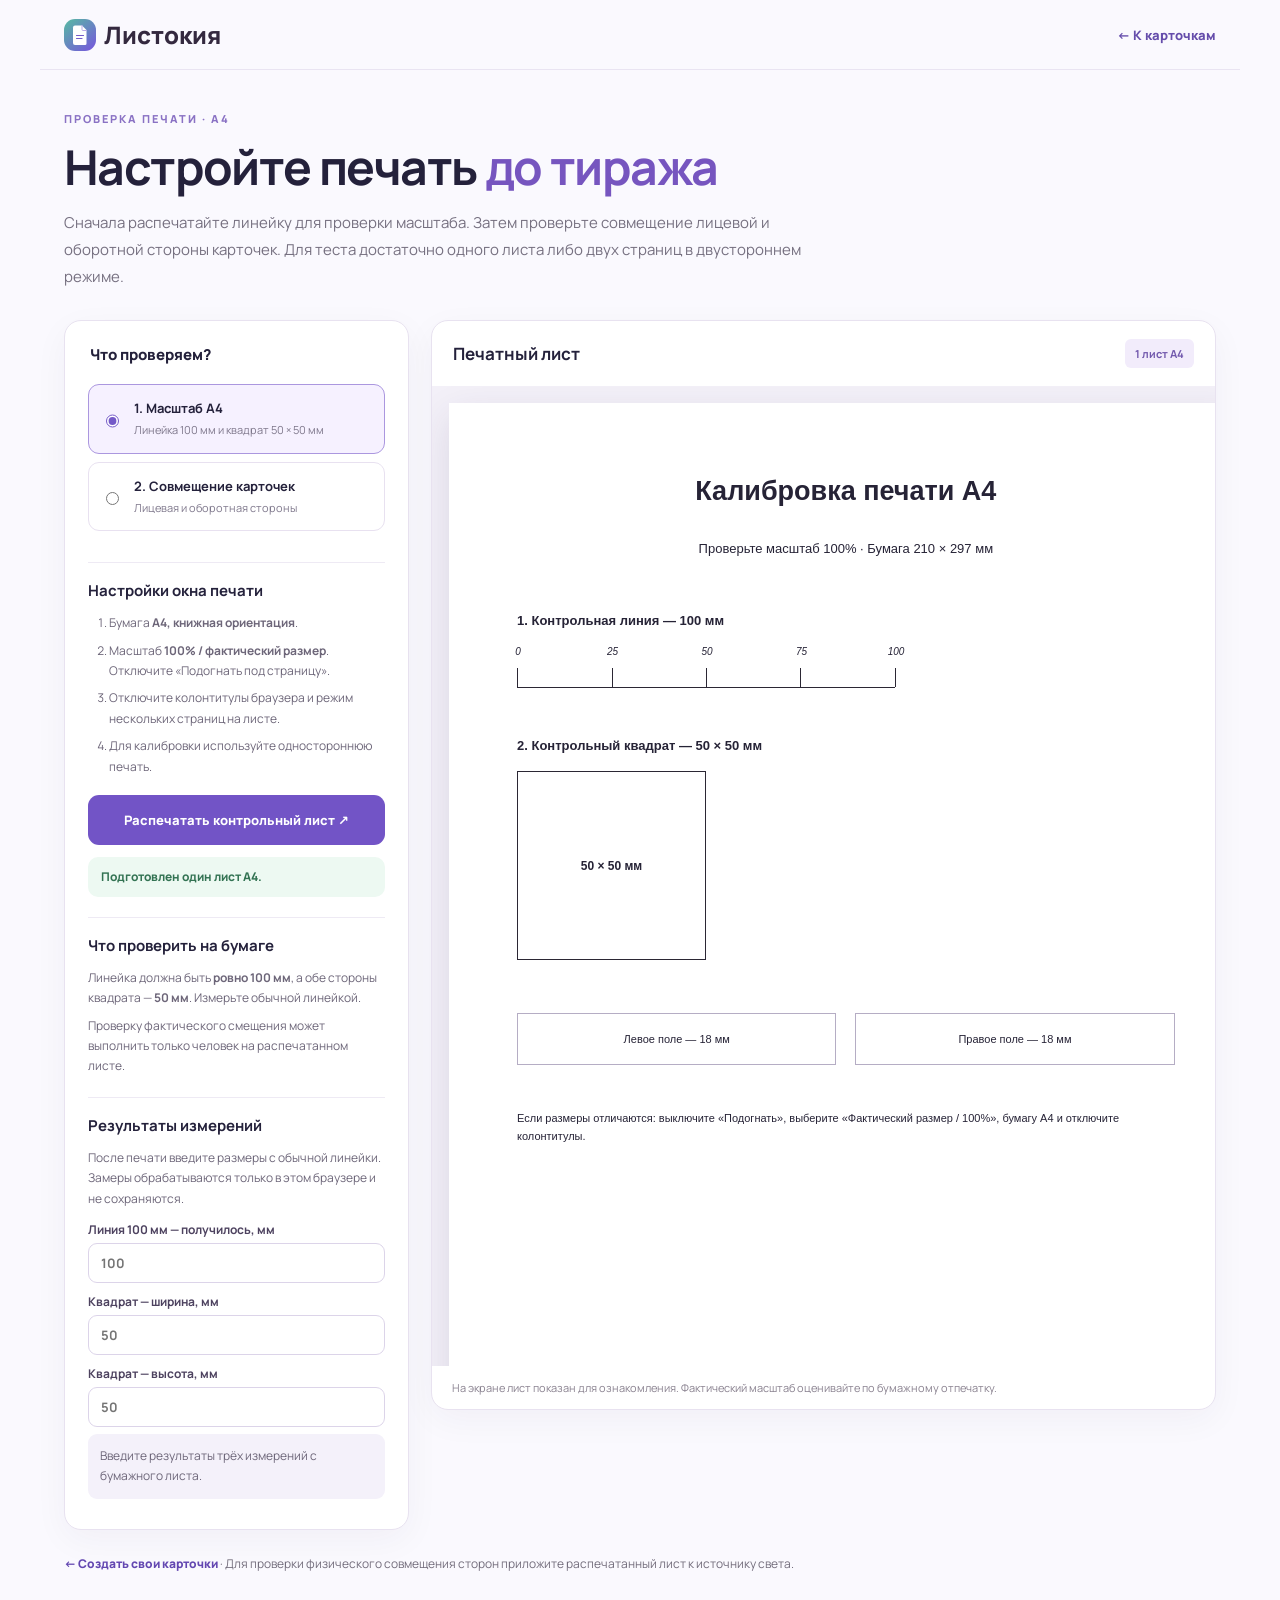
<file: tools/print-check/index.html>
<!doctype html>
<html lang="ru"><head>
<meta charset="utf-8"><meta name="viewport" content="width=device-width,initial-scale=1">
<title>Проверка принтера А4 и двусторонних карточек | Листокия</title>
<meta name="description" content="Контрольный лист 100 мм и тест совмещения двух сторон карточек на бумаге А4.">
<link rel="canonical" href="https://listokia.ru/tools/print-check/">
<meta property="og:site_name" content="Листокия">
<meta property="og:type" content="website">
<meta property="og:locale" content="ru_RU">
<meta property="og:title" content="Проверка принтера А4 и карточек">
<meta property="og:description" content="Контрольная линейка 100 мм и проверка двусторонних карточек на бумаге А4">
<meta property="og:url" content="https://listokia.ru/tools/print-check/">
<link rel="icon" href="../../favicon.svg" type="image/svg+xml">
<link rel="stylesheet" href="../../style.css"><link rel="stylesheet" href="./print-check.css">
</head><body>
<header class="check-header"><a class="check-brand" href="../../index.html"><svg viewBox="0 0 48 48" aria-hidden="true" focusable="false"><path d="M14 5h14l9 9v27a3 3 0 0 1-3 3H14a4 4 0 0 1-4-4V9a4 4 0 0 1 4-4Z" fill="#fff"/><path d="M28 5v8a2 2 0 0 0 2 2h7" fill="none" stroke="#b9abe6" stroke-width="2" stroke-linecap="round" stroke-linejoin="round"/><path d="M17 25h14M17 31h11" fill="none" stroke="#755acb" stroke-width="2.4" stroke-linecap="round"/></svg> Листокия</a><a href="../../index.html?tool=cards#editor">← К карточкам</a></header>
<main class="check-main">
<div class="check-intro"><span class="check-eyebrow">ПРОВЕРКА ПЕЧАТИ · А4</span>
<h1>Настройте печать <em>до тиража</em></h1>
<p>Сначала распечатайте линейку для проверки масштаба. Затем проверьте совмещение лицевой и оборотной стороны карточек. Для теста достаточно одного листа либо двух страниц в двустороннем режиме.</p></div>
<div class="check-layout">
<aside class="check-panel">
<fieldset><legend>Что проверяем?</legend>
<label class="check-option"><input name="check-mode" type="radio" value="scale" checked><span><strong>1. Масштаб А4</strong><small>Линейка 100 мм и квадрат 50 × 50 мм</small></span></label>
<label class="check-option"><input name="check-mode" type="radio" value="duplex"><span><strong>2. Совмещение карточек</strong><small>Лицевая и оборотная стороны</small></span></label>
</fieldset>
<div class="check-duplex" id="duplex-controls" hidden>
<label for="check-size">Размер карточек<select id="check-size">
<option value="standard">Стандартные · 8 на листе</option><option value="large">Крупные · 4 на листе</option><option value="compact">Компактные · 12 на листе</option>
</select></label>
<label for="check-flip">Переворот листа<select id="check-flip"><option value="long">По длинному краю</option><option value="short">По короткому краю</option></select></label>
</div>
<section class="check-instructions"><h2>Настройки окна печати</h2><ol>
<li>Бумага <strong>А4, книжная ориентация</strong>.</li>
<li>Масштаб <strong>100% / фактический размер</strong>. Отключите «Подогнать под страницу».</li>
<li>Отключите колонтитулы браузера и режим нескольких страниц на листе.</li>
<li id="check-side-tip">Для калибровки используйте одностороннюю печать.</li>
</ol></section>
<button class="check-print" id="check-print" type="button">Распечатать контрольный лист ↗</button>
<p class="check-status" id="check-status" aria-live="polite" role="status">Подготовлен один лист А4.</p>
<section class="check-instructions"><h2>Что проверить на бумаге</h2>
<p id="check-result-help">Линейка должна быть <strong>ровно 100 мм</strong>, а обе стороны квадрата — <strong>50 мм</strong>. Измерьте обычной линейкой.</p>
<p>Проверку фактического смещения может выполнить только человек на распечатанном листе.</p></section>
<section class="check-instructions check-measurements" aria-labelledby="check-measure-heading">
<h2 id="check-measure-heading">Результаты измерений</h2>
<p>После печати введите размеры с обычной линейки. Замеры обрабатываются только в этом браузере и не сохраняются.</p>
<div class="check-measure-fields" id="check-scale-fields">
<label for="check-ruler-measured">Линия 100 мм — получилось, мм<input id="check-ruler-measured" type="number" min="1" max="200" step="0.1" inputmode="decimal" placeholder="100"></label>
<label for="check-square-width">Квадрат — ширина, мм<input id="check-square-width" type="number" min="1" max="150" step="0.1" inputmode="decimal" placeholder="50"></label>
<label for="check-square-height">Квадрат — высота, мм<input id="check-square-height" type="number" min="1" max="150" step="0.1" inputmode="decimal" placeholder="50"></label>
</div>
<div class="check-measure-fields" id="check-duplex-fields" hidden>
<label for="check-offset-x">Смещение меток по горизонтали, мм<input id="check-offset-x" type="number" min="0" max="50" step="0.1" inputmode="decimal" placeholder="0"></label>
<label for="check-offset-y">Смещение меток по вертикали, мм<input id="check-offset-y" type="number" min="0" max="50" step="0.1" inputmode="decimal" placeholder="0"></label>
</div>
<p class="check-measure-result" id="check-measure-result" role="status" aria-live="polite">Введите измеренные значения после распечатки.</p>
</section>
</aside>
<section class="check-preview" aria-labelledby="check-preview-heading"><div class="check-preview-head"><h2 id="check-preview-heading">Печатный лист</h2><strong id="check-pages">1 лист А4</strong></div>
<div class="check-scroll"><div id="paper" aria-label="Предпросмотр контрольных листов"></div></div>
<p class="check-note">На экране лист показан для ознакомления. Фактический масштаб оценивайте по бумажному отпечатку.</p></section>
</div>
<p class="check-bottom"><a href="../../index.html?tool=cards#editor">← Создать свои карточки</a> · Для проверки физического совмещения сторон приложите распечатанный лист к источнику света.</p>
</main>
<script src="../../render.js"></script><script src="./print-check.js"></script></body></html>
</file>
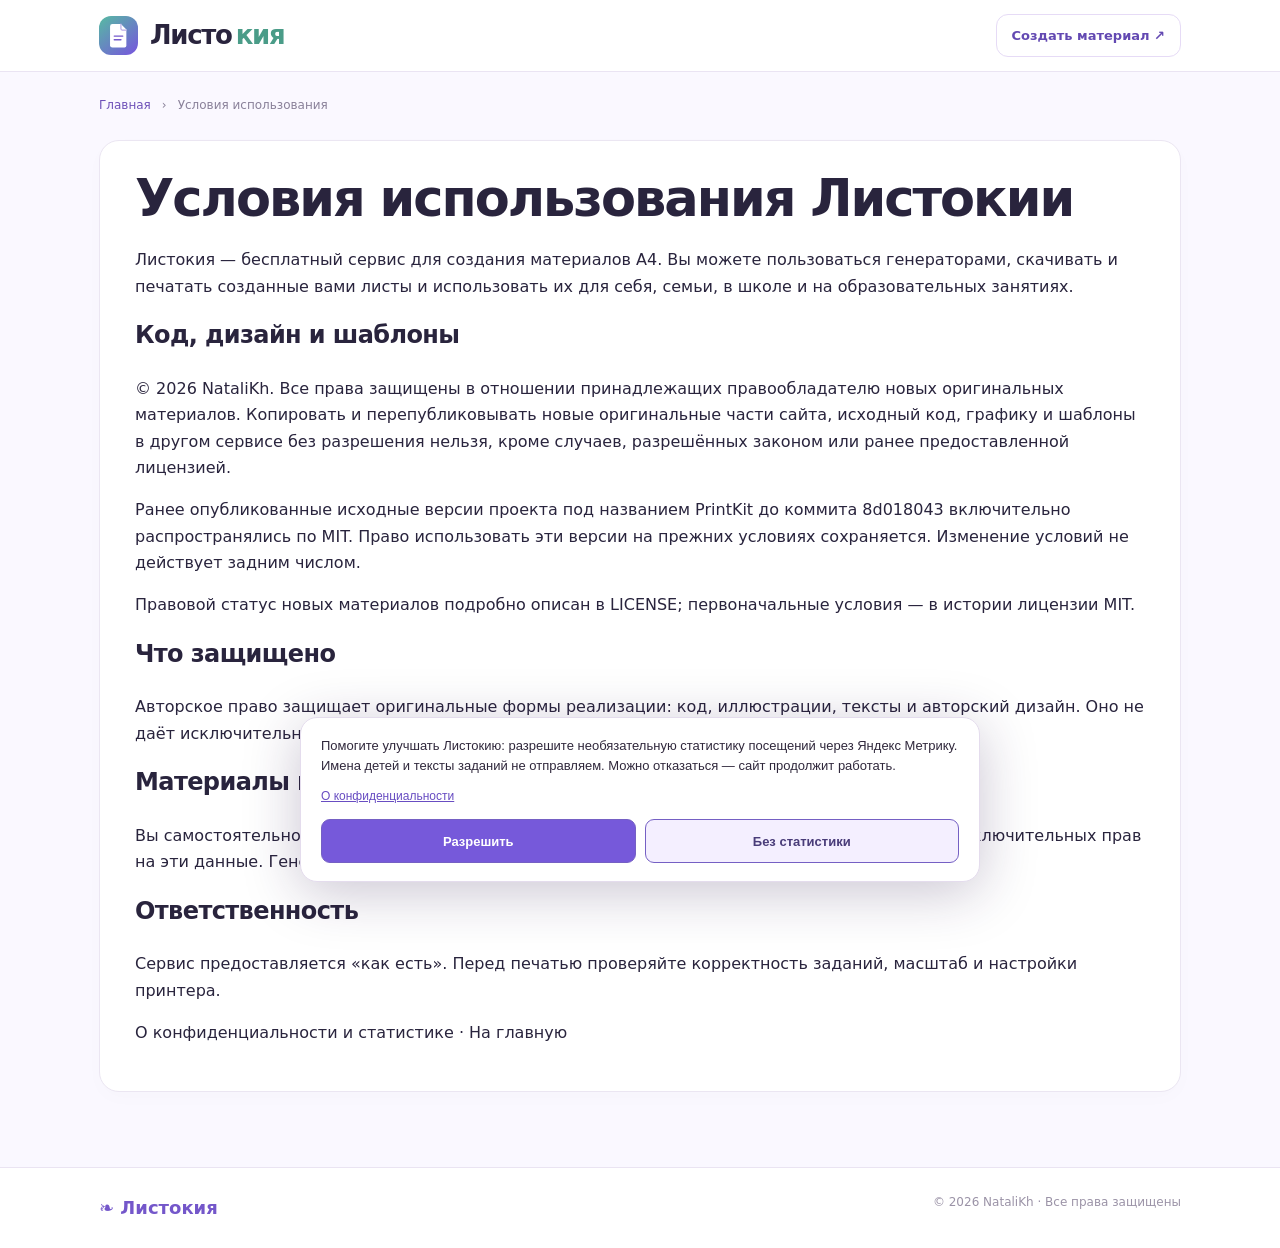
<file: legal.html>
<!doctype html>
<html lang="ru"><head>
<meta charset="utf-8"><meta name="viewport" content="width=device-width,initial-scale=1">
<title>Условия использования и авторские права — Листокия</title>
<meta name="description" content="Правила использования Листокии, права на код и дизайн, бесплатная печать материалов и история лицензий.">
<meta name="robots" content="noindex,follow">
<link rel="canonical" href="https://listokia.ru/legal.html">
<link rel="icon" type="image/svg+xml" href="./favicon.svg">
<link rel="stylesheet" href="./seo.css">
<link rel="stylesheet" href="./analytics.css">
</head><body>
<header class="seo-header"><div class="seo-header-inner"><a href="./" class="seo-brand"><span aria-hidden="true"><svg viewBox="0 0 48 48" aria-hidden="true" focusable="false"><path d="M14 5h14l9 9v27a3 3 0 0 1-3 3H14a4 4 0 0 1-4-4V9a4 4 0 0 1 4-4Z" fill="#fff"/><path d="M28 5v8a2 2 0 0 0 2 2h7" fill="none" stroke="#b9abe6" stroke-width="2" stroke-linecap="round" stroke-linejoin="round"/><path d="M17 25h14M17 31h11" fill="none" stroke="#755acb" stroke-width="2.4" stroke-linecap="round"/></svg></span> Листо<strong>кия</strong></a><a class="seo-header-cta" href="./index.html#editor">Создать материал ↗</a></div></header>
<main>
<nav class="seo-breadcrumb" aria-label="Навигация"><a href="./">Главная</a><span>›</span><span>Условия использования</span></nav>
<section class="seo-panel"><h1>Условия использования Листокии</h1>
<p>Листокия — бесплатный сервис для создания материалов А4. Вы можете пользоваться генераторами, скачивать и печатать созданные вами листы и использовать их для себя, семьи, в школе и на образовательных занятиях.</p>
<h2>Код, дизайн и шаблоны</h2>
<p>© 2026 NataliKh. Все права защищены в отношении принадлежащих правообладателю новых оригинальных материалов. Копировать и перепубликовывать новые оригинальные части сайта, исходный код, графику и шаблоны в другом сервисе без разрешения нельзя, кроме случаев, разрешённых законом или ранее предоставленной лицензией.</p>
<p>Ранее опубликованные исходные версии проекта под названием PrintKit до коммита 8d018043 включительно распространялись по MIT. Право использовать эти версии на прежних условиях сохраняется. Изменение условий не действует задним числом.</p>
<p>Правовой статус новых материалов подробно описан в <a href="https://github.com/NataliKh/PrintKit/blob/main/LICENSE">LICENSE</a>; первоначальные условия — в <a href="https://github.com/NataliKh/PrintKit/blob/main/LICENSE-MIT-HISTORY.md">истории лицензии MIT</a>.</p>
<h2>Что защищено</h2>
<p>Авторское право защищает оригинальные формы реализации: код, иллюстрации, тексты и авторский дизайн. Оно не даёт исключительного права на общую идею сервиса для генерации листов А4.</p>
<h2>Материалы пользователей</h2>
<p>Вы самостоятельно отвечаете за вводимые вами слова, имена и тексты. Листокия не получает исключительных прав на эти данные. Генератор предназначен для самостоятельной подготовки распечаток.</p>
<h2>Ответственность</h2>
<p>Сервис предоставляется «как есть». Перед печатью проверяйте корректность заданий, масштаб и настройки принтера.</p>
<p><a href="./privacy.html">О конфиденциальности и статистике</a> · <a href="./">На главную</a></p>
</section></main>
<footer class="seo-footer"><div><a href="./">❧ Листокия</a><span>© 2026 NataliKh · Все права защищены</span></div></footer>
<script src="./analytics.js" defer></script>
</body></html>
</file>
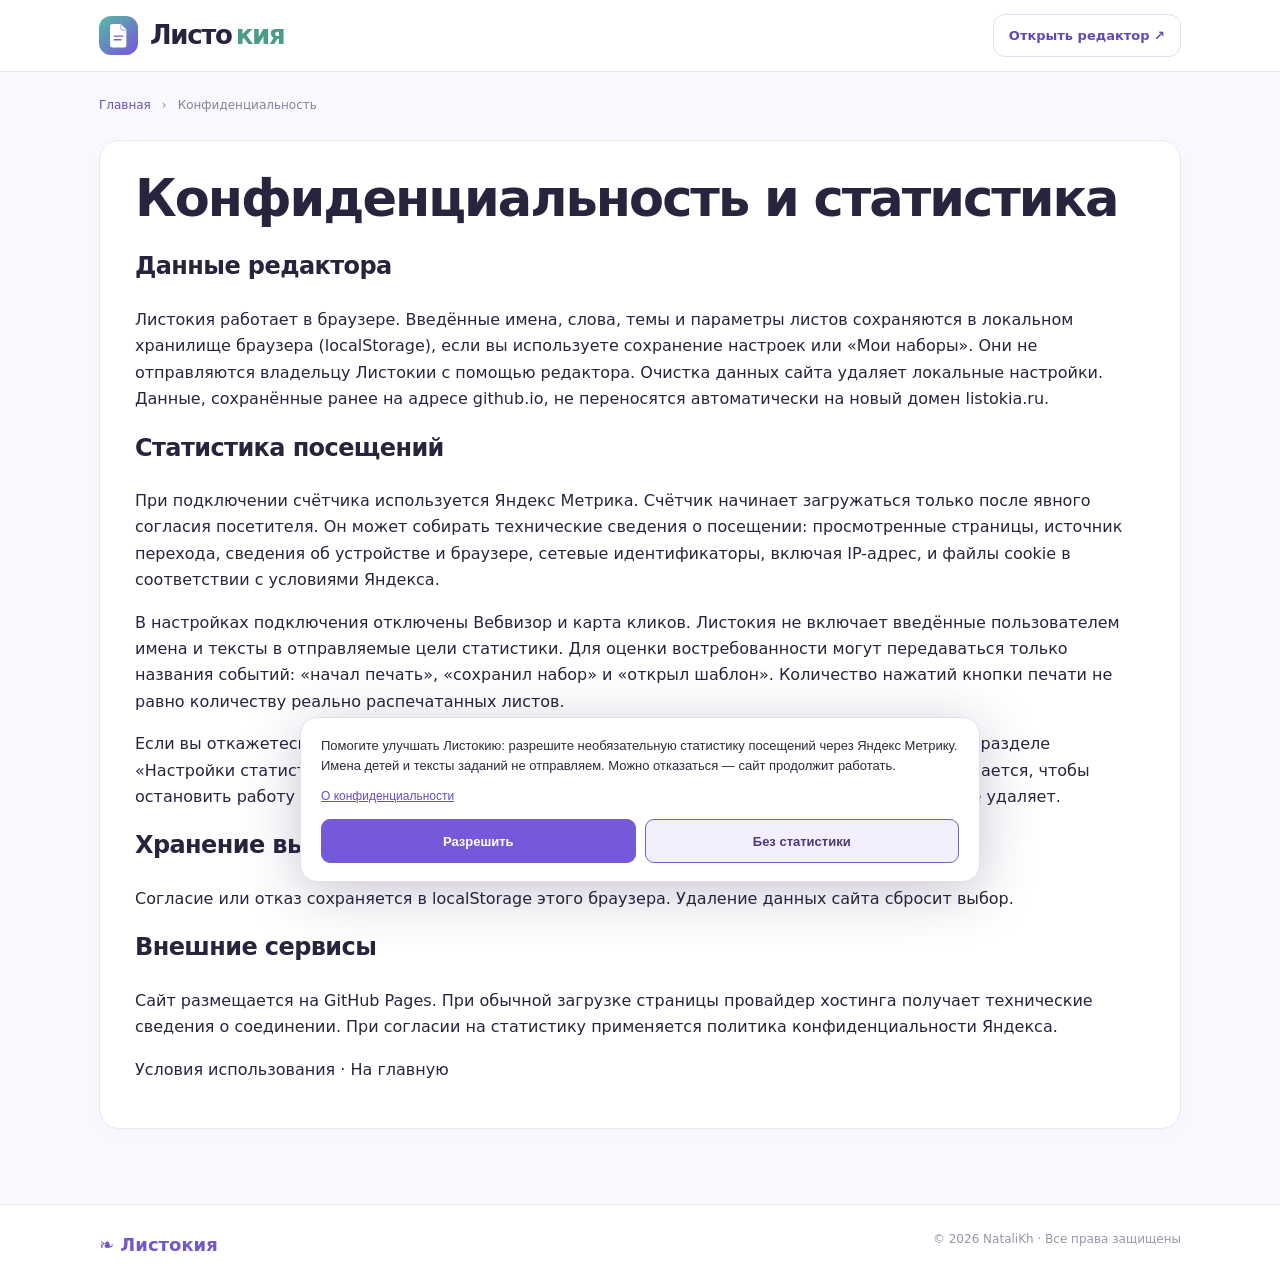
<file: privacy.html>
<!doctype html>
<html lang="ru"><head>
<meta charset="utf-8"><meta name="viewport" content="width=device-width,initial-scale=1">
<title>Конфиденциальность и статистика — Листокия</title>
<meta name="description" content="Как Листокия сохраняет настройки на вашем устройстве и при каких условиях собирает статистику посещений.">
<meta name="robots" content="noindex,follow">
<link rel="canonical" href="https://listokia.ru/privacy.html">
<link rel="icon" type="image/svg+xml" href="./favicon.svg">
<link rel="stylesheet" href="./seo.css">
<link rel="stylesheet" href="./analytics.css">
</head><body>
<header class="seo-header"><div class="seo-header-inner"><a href="./" class="seo-brand"><span aria-hidden="true"><svg viewBox="0 0 48 48" aria-hidden="true" focusable="false"><path d="M14 5h14l9 9v27a3 3 0 0 1-3 3H14a4 4 0 0 1-4-4V9a4 4 0 0 1 4-4Z" fill="#fff"/><path d="M28 5v8a2 2 0 0 0 2 2h7" fill="none" stroke="#b9abe6" stroke-width="2" stroke-linecap="round" stroke-linejoin="round"/><path d="M17 25h14M17 31h11" fill="none" stroke="#755acb" stroke-width="2.4" stroke-linecap="round"/></svg></span> Листо<strong>кия</strong></a><a class="seo-header-cta" href="./index.html#editor">Открыть редактор ↗</a></div></header>
<main>
<nav class="seo-breadcrumb" aria-label="Навигация"><a href="./">Главная</a><span>›</span><span>Конфиденциальность</span></nav>
<section class="seo-panel"><h1>Конфиденциальность и статистика</h1>
<h2>Данные редактора</h2>
<p>Листокия работает в браузере. Введённые имена, слова, темы и параметры листов сохраняются в локальном хранилище браузера (localStorage), если вы используете сохранение настроек или «Мои наборы». Они не отправляются владельцу Листокии с помощью редактора. Очистка данных сайта удаляет локальные настройки. Данные, сохранённые ранее на адресе github.io, не переносятся автоматически на новый домен listokia.ru.</p>
<h2>Статистика посещений</h2>
<p>При подключении счётчика используется Яндекс Метрика. Счётчик начинает загружаться только после явного согласия посетителя. Он может собирать технические сведения о посещении: просмотренные страницы, источник перехода, сведения об устройстве и браузере, сетевые идентификаторы, включая IP-адрес, и файлы cookie в соответствии с условиями Яндекса.</p>
<p>В настройках подключения отключены Вебвизор и карта кликов. Листокия не включает введённые пользователем имена и тексты в отправляемые цели статистики. Для оценки востребованности могут передаваться только названия событий: «начал печать», «сохранил набор» и «открыл шаблон». Количество нажатий кнопки печати не равно количеству реально распечатанных листов.</p>
<p>Если вы откажетесь от статистики, Листокия продолжит работать. Свой выбор можно изменить в разделе «<a href="#" hidden data-open-analytics-settings>Настройки статистики</a>» после подключения счётчика. При отзыве согласия страница перезагружается, чтобы остановить работу скрипта. Данные, ранее полученные Яндексом, это действие автоматически не удаляет.</p>
<h2>Хранение выбора</h2>
<p>Согласие или отказ сохраняется в localStorage этого браузера. Удаление данных сайта сбросит выбор.</p>
<h2>Внешние сервисы</h2>
<p>Сайт размещается на GitHub Pages. При обычной загрузке страницы провайдер хостинга получает технические сведения о соединении. При согласии на статистику применяется <a href="https://yandex.ru/legal/confidential/ru/">политика конфиденциальности Яндекса</a>.</p>
<p><a href="./legal.html">Условия использования</a> · <a href="./">На главную</a></p>
</section></main>
<footer class="seo-footer"><div><a href="./">❧ Листокия</a><span>© 2026 NataliKh · Все права защищены</span></div></footer>
<script src="./analytics.js" defer></script>
</body></html>
</file>
<file: style.css>
@import url('https://fonts.googleapis.com/css2?family=Manrope:wght@400;500;600;700;800&display=swap');
:root{--ink:#24213b;--sub:#726f83;--violet:#7356d9;--border:#ebe7f2;--bg:#faf9fe}
*{box-sizing:border-box}html{scroll-behavior:smooth}body{margin:0;font-family:Manrope,system-ui,-apple-system,Arial,sans-serif;background:var(--bg);color:var(--ink)}button,input,textarea,select{font:inherit}a{text-decoration:none;color:inherit}button{cursor:pointer}button:focus-visible,a:focus-visible,input:focus-visible,textarea:focus-visible,select:focus-visible{outline:3px solid #b9a5fb;outline-offset:3px}
.site-header{background:#fff;border-bottom:1px solid #eeebf4}.header-inner{max-width:1240px;margin:auto;min-height:82px;padding:12px 26px;display:flex;align-items:center;gap:30px;justify-content:space-between}.brand{display:flex;align-items:center;gap:12px;font-size:25px;font-weight:800;letter-spacing:-1.5px;line-height:1}.brand-icon{display:grid;place-items:center;flex:0 0 43px;border-radius:15px;background:linear-gradient(140deg,#56bba2,#7754de);color:#fff;width:43px;height:43px;box-shadow:0 6px 16px #6d65cf24}.brand-icon svg{display:block;width:31px;height:31px}.brand-wordmark{white-space:nowrap}.brand-accent{color:#4a9c88}.brand small{display:block;color:#9892aa;font-size:9px;letter-spacing:1.2px;font-weight:700;text-transform:uppercase;margin-top:6px}.header-note{font-size:12px;font-weight:700;color:#716c7f}.status-dot{display:inline-block;background:#55c896;width:8px;height:8px;border-radius:50%;margin-right:8px}.header-link{padding:12px 17px;border:1px solid #e5dff5;border-radius:12px;color:#5942af;font-size:12px;font-weight:800}.header-link:hover{background:#f5f0ff}
main{max-width:1240px;margin:auto;padding:0 26px 80px}.hero{display:grid;grid-template-columns:1fr 460px;min-height:420px;align-items:center;gap:45px;padding:55px 0 45px}.eyebrow,.section-kicker,.panel-step{font-size:10px;letter-spacing:2px;font-weight:800;color:#9277d5}.sparkle{font-size:17px;color:#e9ad52}.hero h1{font-size:clamp(42px,5.1vw,70px);line-height:1.09;letter-spacing:-3.5px;margin:16px 0 22px;font-weight:800}.hero h1 span{color:#7962db}.lead{color:#777284;line-height:1.85;max-width:555px;font-size:15px;margin:0}.hero-benefits{display:flex;gap:20px;flex-wrap:wrap;margin:23px 0 25px;color:#5d566c;font-size:12px;font-weight:700}.hero-benefits span::first-letter{color:#50bd89}.hero-cta{display:inline-flex;align-items:center;justify-content:space-between;gap:30px;padding:15px 20px;border-radius:13px;background:#7659da;color:#fff;font-weight:800;font-size:13px;box-shadow:0 12px 25px #6a4dc02e}.hero-cta:hover{background:#6144c8}.hero-art{height:350px;position:relative;border-radius:35px;background:radial-gradient(circle at 60% 40%,#eee4ff 1%,#faf5ff 60%,transparent 76%);overflow:hidden}.orbit{position:absolute;border:1px dashed #cebbee;border-radius:50%;left:50%;top:50%;transform:translate(-50%,-50%)}.orbit-one{width:300px;height:300px}.orbit-two{width:430px;height:430px}.floating-paper{position:absolute;background:#fff;box-shadow:0 22px 42px #6f57a32b;border-radius:11px}.paper-one{width:215px;height:250px;left:76px;top:42px;transform:rotate(-10deg);padding:27px}.mini-kicker{font-size:9px;font-weight:800;letter-spacing:2px;color:#8a72c7}.paper-one strong{display:block;font-size:15px;margin:21px 0 9px}.mini-rule{height:1px;background:#e1dbe8;width:95%}.paper-two{right:42px;top:83px;transform:rotate(12deg);width:185px;height:229px;padding:20px;display:flex;flex-direction:column;align-items:center;justify-content:center;text-align:center;border:8px double #e2cc9f}.paper-two .star{color:#dca754;font-size:37px}.paper-two>span:nth-child(2){font-size:21px;letter-spacing:2px;color:#aa844f;font-weight:800;margin:10px 0}.paper-two b{font-family:Georgia,serif;font-size:14px;line-height:1.6}.tiny-line{height:1px;width:65px;background:#d7bc85;margin-top:18px}.art-doodle{position:absolute;color:#d3b46c;font-size:34px}.doodle-a{top:16px;right:70px}.doodle-b{bottom:27px;left:30px}
.workspace{padding-top:24px}.section-head{display:flex;justify-content:space-between;align-items:center;gap:20px;margin-bottom:22px}.section-head h2{font-size:29px;letter-spacing:-1.3px;margin:9px 0 5px}.section-head p{color:#8b8698;font-size:13px;margin:0}.tools-counter{font-size:11px;color:#9b8da9;border:1px solid #ece5f2;padding:11px 16px;border-radius:50px;white-space:nowrap}
nav#tabs{display:grid;grid-template-columns:repeat(6,minmax(0,1fr));gap:10px;margin-bottom:23px}nav#tabs button{background:#fff;border:1px solid var(--border);border-radius:16px;padding:19px 10px;min-height:76px;color:#5b556d;font-size:12px;font-weight:800;box-shadow:0 3px 10px #34235805;transition:transform .2s,border-color .2s,background .2s}nav#tabs button:hover{transform:translateY(-3px);border-color:#cdbaf7}nav#tabs button[aria-current=true]{color:#6548c1;border:2px solid #9679e8;background:#f7f2ff;box-shadow:0 5px 18px #8660c520}
.layout{display:grid;grid-template-columns:340px minmax(0,1fr);gap:19px;align-items:start}.editor-panel,.preview{border:1px solid var(--border);border-radius:20px;background:#fff;box-shadow:0 10px 35px #2b174c0b}.editor-panel{padding:26px}.panel-header{display:flex;align-items:center;justify-content:space-between}.pill{font-size:10px;font-weight:800;color:#8c75c8;background:#f3eeff;padding:7px 10px;border-radius:7px}.editor-panel h2{font-size:21px;letter-spacing:-.6px;margin:16px 0 7px}.panel-help{font-size:12px;color:#95909f;line-height:1.6;margin:0 0 23px}.field{display:block;font-size:12px;font-weight:800;color:#5c576b;margin:0 0 18px}.field input,.field textarea,.field select{display:block;width:100%;margin-top:9px;border:1px solid #e5dfec;border-radius:11px;background:#fcfbff;color:#342f43;font-size:13px;font-weight:500;padding:13px 12px}.field textarea{min-height:125px;resize:vertical;line-height:1.7}.field input:focus,.field textarea:focus,.field select:focus{border-color:#b09bf0;background-color:#fff}.actions{border-top:1px solid #f1edf4;padding-top:22px}.actions button{width:100%;border-radius:12px;padding:15px;font-size:12px;font-weight:800}.actions #regenerate{background:#f5f1fd;color:#6950c1;border:1px solid #e4dcf6}.actions #print{margin-top:10px;border:0;background:#7659da;color:#fff;box-shadow:0 9px 17px #7659da25}.actions #print:hover{background:#6243cc}.actions #print span{padding-right:6px}.hint{font-size:11px;line-height:1.7;color:#aaa4b3;margin:17px 0 0}
.preview{overflow:hidden;padding:0}.preview-top{display:flex;align-items:center;justify-content:space-between;padding:23px 26px 20px}.preview-top h2{font-size:20px;margin:7px 0 0;letter-spacing:-.5px}.preview-badge{font-size:10px;color:#947acb;background:#f3eefe;border-radius:6px;padding:5px 7px;vertical-align:middle;margin-left:5px}.preview-caption{font-size:11px;color:#ada8b6}.scroll{background:#f3f0f8;border-top:1px solid #ede9f0;border-bottom:1px solid #ede9f0;padding:30px 16px;overflow:auto;display:flex;justify-content:center;align-items:flex-start;min-height:400px}#paper{background:#fff;width:210mm;min-height:297mm;flex:0 0 auto;padding:18mm;box-shadow:0 13px 36px #3428541f;font-family:Arial,sans-serif;color:#262336}#paper h2{text-align:center;font-size:27px;margin:5px 0 22px}#paper p.sub{text-align:center;font-size:14px;color:#777;margin-bottom:25px}.preview-bottom{display:flex;justify-content:space-between;gap:15px;padding:17px 24px;color:#a39baa;font-size:10px}.problems{display:grid;grid-template-columns:1fr 1fr;gap:16px 26px;font-size:18px}.problems div{border-bottom:1px dashed #ddd;padding:7px}.cards{display:grid;grid-template-columns:1fr 1fr;gap:14px}.cards article{border:1px dashed #aca0c4;border-radius:9px;padding:20px;text-align:center;min-height:90px;display:flex;align-items:center;justify-content:center;flex-direction:column}.cards b{font-size:20px}.cards small{color:#777;margin-top:8px}.labels{display:grid;grid-template-columns:repeat(3,1fr);gap:10px}.labels article{border:2px solid #baa9e6;border-radius:14px;padding:16px 8px;text-align:center;background:#faf8ff;min-height:76px;display:flex;flex-direction:column;justify-content:center}.labels small{font-size:10px;color:#736e7d;margin-top:6px}.diploma{border:10px double #ad96dd;text-align:center;min-height:220mm;display:flex;flex-direction:column;align-items:center;justify-content:center;padding:25px}.diploma h2{font-size:43px;color:#7057d5}.diploma b{font-size:29px;margin:25px 0}.diploma p{font-size:20px;line-height:1.5}table{width:100%;border-collapse:collapse;table-layout:fixed}td,th{border:1px solid #b7b0c3;padding:10px 5px;text-align:center;word-break:break-word;font-size:12px}th{background:#eee9f7}.habit th{font-size:9px;padding:6px 0}.habit td{height:28px;padding:3px;font-size:10px}.habit td:first-child{text-align:left;font-size:12px;width:125px}.bottom-banner{margin-top:60px;background:#eee9fb;border-radius:22px;display:flex;align-items:center;justify-content:space-between;gap:20px;padding:35px 45px}.bottom-banner span{font-size:10px;letter-spacing:2px;color:#9577c8;font-weight:800}.bottom-banner h2{font-size:25px;line-height:1.4;margin:11px 0 0;letter-spacing:-1px}.bottom-banner a{background:#fff;border-radius:12px;padding:15px 21px;font-size:12px;color:#694bc1;font-weight:800;white-space:nowrap}footer{background:#fff;border-top:1px solid #ece8f2}.footer-inner{max-width:1240px;margin:auto;padding:27px 26px;display:flex;justify-content:space-between;gap:20px;color:#9f99ab;font-size:11px}.footer-brand{color:#4a9c88;font-size:19px;font-weight:800;letter-spacing:-1px}
@media(max-width:1100px){.hero{grid-template-columns:1fr 340px;gap:20px}.paper-one{left:25px}.paper-two{right:15px}.layout{grid-template-columns:300px minmax(0,1fr)}nav#tabs{grid-template-columns:repeat(3,1fr)}}
@media(max-width:760px){.header-inner{min-height:70px;padding:12px 18px}.header-note{display:none}.header-link{font-size:11px;padding:10px}.hero{grid-template-columns:1fr;padding:46px 0 15px;gap:5px}.hero h1{letter-spacing:-2.4px}.hero-art{height:275px;max-width:420px;width:100%;margin:0 auto}.paper-one{top:28px;left:46px;transform:rotate(-10deg) scale(.83);transform-origin:top left}.paper-two{top:49px;right:35px;transform:rotate(12deg) scale(.83);transform-origin:top right}main{padding:0 17px 50px}.layout{grid-template-columns:1fr}.section-head h2{font-size:25px}.tools-counter{display:none}nav#tabs{grid-template-columns:repeat(2,minmax(0,1fr))}nav#tabs button{min-height:61px;padding:12px 8px}.scroll{padding:14px 9px}.preview-bottom{flex-direction:column}.bottom-banner{margin-top:35px;flex-direction:column;align-items:flex-start;padding:27px}.bottom-banner h2{font-size:20px}.footer-inner{flex-wrap:wrap}}
@media(max-width:420px){.header-link{display:none}.hero h1{font-size:42px}.hero-benefits{gap:10px}.hero-art{height:235px}.paper-one{left:8px}.paper-two{right:5px}.editor-panel{padding:20px}.preview-top{padding:20px}}
@media print{@page{size:A4;margin:0}body{background:#fff}header,.hero,.section-head,nav#tabs,.editor-panel,.preview-top,.preview-bottom,.bottom-banner,footer{display:none!important}main{padding:0;margin:0;max-width:none}.workspace{padding:0}.layout,.preview{display:block;padding:0;border:0;box-shadow:none}.scroll{padding:0;min-height:0;overflow:visible;background:#fff;display:block;border:0}#paper{box-shadow:none;width:210mm;min-height:297mm;height:297mm;margin:0;transform:none!important;flex:none}}

/* Printable worksheets and award templates */
.award-medal{display:grid;place-items:center;font-size:55px;width:95px;height:95px;border:2px solid #d7b66f;border-radius:50%;color:#ad853b;margin-bottom:16px;background:#fffaf0}
.award-kicker{font-size:11px!important;letter-spacing:4px;color:#a18b66;font-weight:bold}
.diploma{border:9px double #bf9b52;background:linear-gradient(145deg,#fffdf6,#fff,#fffdf6);position:relative}
.diploma h2{font-family:Georgia,serif;letter-spacing:2px;text-transform:uppercase;color:#9e7938!important}
.diploma .issuer{margin-top:55px!important;font-size:15px!important}
.answer-page{margin-top:35mm;border-top:2px solid #e4d9f0;padding-top:15mm}
.answer-grid{display:grid;grid-template-columns:repeat(4,1fr);gap:15px;font-size:16px}
.answer-grid span{border-bottom:1px dashed #ccc;padding:6px}
.cards article,.labels article,.problems div{break-inside:avoid}
@media print{
 #paper:has(.answer-page){height:auto;min-height:297mm}
 .answer-page{break-before:page;page-break-before:always;margin:0;padding:22mm 0 0;border:0;min-height:260mm}
 .diploma{print-color-adjust:exact;-webkit-print-color-adjust:exact}
 .labels article{print-color-adjust:exact;-webkit-print-color-adjust:exact}
}

/* Four print-ready visual themes */
#paper{--sheet-accent:#7859b7;--sheet-pale:#f7f2ff;--sheet-border:#cbb7e5}
#paper[data-theme="mint"]{--sheet-accent:#267d70;--sheet-pale:#edfaf5;--sheet-border:#91c9b7}
#paper[data-theme="peach"]{--sheet-accent:#ac6250;--sheet-pale:#fff2e9;--sheet-border:#edb79a}
#paper[data-theme="minimal"]{--sheet-accent:#242436;--sheet-pale:#fff;--sheet-border:#9b9b9b}
#paper .labels article{background:var(--sheet-pale);border-color:var(--sheet-border)}
#paper .cards article{background:var(--sheet-pale);border-color:var(--sheet-border)}
#paper .cards b,#paper .labels b{color:var(--sheet-accent)}
#paper .diploma{border-color:var(--sheet-border);background:var(--sheet-pale)}
#paper .diploma h2{color:var(--sheet-accent)!important}
#paper .award-medal{color:var(--sheet-accent);border-color:var(--sheet-border);background:#fff}
#paper th{background:var(--sheet-pale);color:var(--sheet-accent)}
@media print{#paper .cards article,#paper .labels article,#paper th,#paper .diploma{-webkit-print-color-adjust:exact;print-color-adjust:exact}}

/* Habit tracker: readable first column and stable A4 proportions */
#paper table.habit{width:100%;border-collapse:collapse;table-layout:fixed}
#paper .habit col.habit-name-col{width:27%}
#paper .habit col.habit-day-col{width:auto}
#paper .habit th,#paper .habit td{
  border:1px solid #c8c2d2;
  vertical-align:middle;
  box-sizing:border-box;
}
#paper .habit th.habit-name-heading,
#paper .habit th.habit-name{
  width:auto;
  min-width:0;
  padding:10px 9px;
  font-size:11px;
  line-height:1.35;
  font-weight:700;
  text-align:left;
  white-space:normal;
  word-break:normal;
  overflow-wrap:break-word;
  color:#3b344c;
}
#paper .habit th.habit-name-heading{
  font-size:10px;
  color:var(--sheet-accent);
  background:var(--sheet-pale);
  white-space:nowrap;
}
#paper .habit th.habit-name{
  background:#fcfbfe;
  hyphens:none;
}
#paper .habit tr:nth-child(even) th.habit-name{background:#f8f7fb}
#paper .habit th.habit-day-heading{
  padding:6px 0;
  font-size:8px;
  font-weight:700;
  line-height:1.2;
  text-align:center;
  white-space:nowrap;
}
#paper .habit td.habit-day{
  height:37px;
  padding:0;
  text-align:center;
  background:#fff;
}
#paper .habit .habit-box{
  display:inline-block;
  width:9px;
  height:9px;
  border:1px solid #90859e;
  border-radius:2px;
  vertical-align:middle;
}
@media print{
 #paper .habit tr{break-inside:avoid;page-break-inside:avoid}
 #paper .habit th.habit-name,
 #paper .habit th.habit-name-heading{
   -webkit-print-color-adjust:exact;
   print-color-adjust:exact;
 }
}

/* Individually paginated A4 sheets. Desktop scaling is only a preview transform. */
#paper{width:210mm;min-height:0;padding:0;background:transparent;box-shadow:none;display:flex;flex-direction:column;gap:22px}
#paper .sheet-page{position:relative;flex:0 0 auto;width:210mm;height:297mm;padding:18mm;background:#fff;box-shadow:0 13px 36px #3428541f;overflow:hidden;overflow-wrap:anywhere}
#paper .sheet-page h2{overflow-wrap:anywhere}
#paper .cards article,#paper .labels article{overflow-wrap:anywhere;min-width:0;min-height:0;overflow:hidden}
#paper .cards article{height:42mm;padding:12px}
#paper .cards b{font-size:19px;line-height:1.25}
#paper .cards small{line-height:1.4}
#paper .labels article{height:38mm;padding:9px}
#paper .labels b{font-size:15px;line-height:1.35}
#paper .labels small{line-height:1.3}
#paper .problems{row-gap:17px}
#paper .math-answer-line{
 display:inline-block;
 width:16mm;
 height:0.95em;
 border-bottom:1.5px solid #24213b;
 vertical-align:-0.08em;
 box-sizing:border-box;
}
#paper .problems div{min-width:0;overflow-wrap:anywhere}
#paper .diploma{height:260mm;min-height:0;max-height:260mm;padding:14px;overflow-wrap:anywhere}
#paper .diploma b{overflow-wrap:anywhere}
#paper .sheet-page .cards article,#paper .sheet-page .labels article{font-size:inherit}
#paper .sheet-page .cards small,#paper .sheet-page .labels small{overflow-wrap:anywhere}
#paper .schedule-table th,#paper .schedule-table td{overflow-wrap:anywhere;word-break:normal}
#paper .schedule-table tr{height:21mm}
#paper .schedule-table th,#paper .schedule-table td{padding:6px 4px}
#paper .habit th.habit-name{overflow-wrap:anywhere}
#paper .habit tr{break-inside:avoid}
@media print{
 @page{size:A4;margin:0}
 html,body{width:210mm!important;min-width:0!important;margin:0!important;padding:0!important;background:white!important}
 #paper{display:block!important;width:210mm!important;min-height:0!important;height:auto!important;padding:0!important;margin:0!important;transform:none!important;background:#fff!important}
 #paper .sheet-page{display:block;width:210mm!important;height:297mm!important;min-height:297mm!important;max-height:297mm!important;overflow:hidden!important;box-shadow:none!important;break-after:page;page-break-after:always;break-inside:avoid;page-break-inside:avoid}
 #paper .sheet-page:last-child{break-after:auto;page-break-after:auto}
}

/* Guard against old single-page print declarations. */
@media print{
 .scroll{overflow:visible!important;min-height:0!important;height:auto!important}
 .preview{overflow:visible!important}
 .layout{display:block!important}
 #paper .sheet-page{margin:0!important;padding:18mm!important}
}

/* Calendar habit tracking: weekends remain visible even in monochrome print. */
#paper .habit th.habit-day-heading.habit-weekend{background:#ece6f6;color:#50416c}
#paper .habit td.habit-day.habit-weekend{background:#f3eff8}
#paper[data-theme="minimal"] .habit th.habit-day-heading.habit-weekend{background:#e8e8e8;color:#242436}
#paper[data-theme="minimal"] .habit td.habit-day.habit-weekend{background:#f3f3f3}
@media print{
 #paper .habit .habit-weekend{-webkit-print-color-adjust:exact;print-color-adjust:exact}
}

/* Print-ready collections: no image assets or external fonts required. */
#paper .labels article{position:relative;gap:2px}
#paper .labels .label-mark{display:block;font-size:17px;color:var(--sheet-accent);line-height:1.1}
#paper .labels--classic .label-mark{font-size:11px}
#paper .labels--school article{border-radius:6px;border-style:dashed;border-width:1.5px;background:#fff;box-shadow:inset 0 0 0 4px var(--sheet-pale)}
#paper .labels--school b{font-family:Arial,sans-serif;font-size:17px}
#paper .labels--school .label-mark{align-self:flex-start;margin-left:12px}
#paper .labels--soft article{border-radius:20px;border-width:1px;background:linear-gradient(140deg,#fff 12%,var(--sheet-pale) 90%)}
#paper .labels--soft .label-mark{font-size:22px}
#paper .labels--soft small{letter-spacing:.25px}
#paper .diploma--modern{border:3px solid var(--sheet-border);background:#fff}
#paper .diploma--modern:before{content:"";position:absolute;inset:11px;border:1px solid var(--sheet-border);pointer-events:none}
#paper .diploma--modern h2{font-family:Arial,sans-serif;letter-spacing:5px;font-size:38px}
#paper .diploma--modern .award-medal{border-radius:15px;transform:rotate(-8deg)}
#paper .diploma--kids{border:8px dashed var(--sheet-border);border-radius:20px;background:var(--sheet-pale)}
#paper .diploma--kids h2{font-family:Georgia,serif;font-size:42px;letter-spacing:1px}
#paper .diploma--kids .award-medal{font-size:58px;border:0;background:#fff;border-radius:30px}
#paper .diploma .award-reason{max-width:95%;overflow-wrap:anywhere}
@media print{
 #paper .labels--soft article,#paper .labels--school article,#paper .diploma--kids,#paper .diploma--modern{-webkit-print-color-adjust:exact;print-color-adjust:exact}
}

/* Physical dimensions: measured on the unscaled 210 × 297 mm print page. */
#paper .labels{justify-content:center}
#paper .labels--size-standard{grid-template-columns:repeat(3,54mm);column-gap:6mm;row-gap:5mm}
#paper .labels--size-standard article{width:54mm;height:38mm}
#paper .labels--size-small{grid-template-columns:repeat(4,40mm);column-gap:4mm;row-gap:3mm}
#paper .labels--size-small article{width:40mm;height:22mm;padding:3mm 2mm;gap:0;border-radius:6px}
#paper .labels--size-small b{font-size:12px;line-height:1.2}
#paper .labels--size-small small{font-size:9px;margin-top:2px;line-height:1.1}
#paper .labels--size-small .label-mark{font-size:10px;line-height:1}
#paper .labels--size-small.labels--soft .label-mark{font-size:11px}
#paper .labels--size-small.labels--school .label-mark{margin-left:0;align-self:center}
#paper .labels--size-large{grid-template-columns:repeat(2,80mm);column-gap:10mm;row-gap:6mm}
#paper .labels--size-large article{width:80mm;height:48mm}
#paper .labels--size-large b{font-size:20px}
#paper .labels--size-large small{font-size:12px}

/* Editor feedback belongs to the UI only; printed A4 sheets keep their dimensions. */
.action-secondary{display:grid;grid-template-columns:minmax(0,1fr) auto;gap:9px;align-items:stretch}
.actions #regenerate{min-width:0;padding:13px 10px}
.actions #reset{width:auto;padding:13px 12px;background:#fff;border:1px solid #e5dfec;color:#82778d;font-size:11px}
.actions #reset:hover{background:#f7f5fb;color:#5942af}
.actions #print:disabled{background:#c6c1d1;box-shadow:none;cursor:not-allowed}
.print-status{margin:13px 0 0;padding:11px 12px;border-radius:10px;font-size:11px;line-height:1.65;color:#276651;background:#eff9f3;outline-offset:2px}
.print-status.is-warning{color:#9a501d;background:#fff5e8;border:1px solid #f4d9b6}


/* Quick starts: small, easy to scan, and never included in print output. */
.starter-section{padding:14px 0 18px;margin:0 0 22px;border-top:1px solid #f0ebf7;border-bottom:1px solid #f0ebf7}
.starter-heading{display:flex;align-items:baseline;justify-content:space-between;gap:10px;margin:0 0 12px}
.starter-heading h3{font-size:13px;letter-spacing:-.2px;margin:0;font-weight:800}
.starter-heading span{font-size:10px;color:#9a8dab;font-weight:700}
.starter-grid{display:grid;grid-template-columns:repeat(2,minmax(0,1fr));gap:8px}
.starter-card{min-width:0;min-height:100px;border:1px solid #e9e2f5;border-radius:13px;background:#fff;text-align:left;padding:11px 12px;display:flex;flex-direction:column;gap:4px;transition:border-color .15s,background .15s,transform .15s;box-shadow:0 4px 12px #39226306}
.starter-card:last-child:nth-child(odd){grid-column:1/-1;min-height:78px;display:grid;grid-template-columns:30px 1fr;column-gap:8px;align-content:center}
.starter-card:last-child:nth-child(odd) .starter-icon{grid-row:span 2;align-self:center}
.starter-card:hover{border-color:#bda9e8;background:#fcfaff;transform:translateY(-1px)}
.starter-card[aria-pressed="true"]{border-color:#8c71db;background:#f5efff;box-shadow:0 0 0 1px #8c71db3a}
.starter-icon{font-size:19px;line-height:1.2}
.starter-card-title{font-size:11px;font-weight:800;line-height:1.4;color:#342d47}
.starter-card-description{font-size:10px;line-height:1.45;color:#878095}
.starter-status{min-height:0;margin:0;font-size:10px;line-height:1.5;color:#6751ac}
.starter-status:not(:empty){margin-top:10px}
.mobile-workspace-nav{display:none}
@media(max-width:760px){
 .workspace{position:relative}
 .mobile-workspace-nav{display:grid;grid-template-columns:1fr 1fr;gap:8px;position:sticky;top:8px;z-index:12;margin:0 0 13px;padding:7px;border:1px solid #e5dbf6;border-radius:15px;background:#ffffffef;box-shadow:0 9px 24px #4b31701a;backdrop-filter:blur(12px)}
 .mobile-workspace-nav button{border:0;border-radius:10px;background:#f6f1ff;color:#5f48aa;font-weight:800;font-size:12px;min-height:42px}
 .mobile-workspace-nav button:last-child{background:#7659da;color:#fff}
 #editor-controls,#print-preview{scroll-margin-top:80px}
 .starter-grid{display:flex;overflow-x:auto;overscroll-behavior-x:contain;scroll-snap-type:x proximity;padding:2px 2px 11px;scrollbar-width:thin}
 .starter-card,.starter-card:last-child:nth-child(odd){display:flex;flex:0 0 184px;min-height:101px;grid-column:auto;scroll-snap-align:start;padding:12px}
 .starter-card:last-child:nth-child(odd) .starter-icon{align-self:auto}
}
@media print{
 .mobile-workspace-nav{display:none!important}
}


/* Prevent horizontally scrolling quick-start cards from widening the page grid. */
@media(max-width:760px){
 .layout{grid-template-columns:minmax(0,1fr)}
 .editor-panel,.preview,.starter-section,.starter-grid{min-width:0;max-width:100%}
 .starter-section{overflow:hidden}
 .starter-grid{width:100%;overflow-x:auto}
}


/* Discoverable, responsive template library — illustrative miniatures, not printable pages. */
.template-library{margin:7px 0 47px;padding:30px;background:linear-gradient(145deg,#f7f1ff,#f9f7ff 55%,#f6fbfb);border:1px solid #eee7f7;border-radius:25px}
.catalog-intro{display:flex;align-items:end;justify-content:space-between;gap:18px;margin:0 0 23px}
.catalog-intro h2{font-size:clamp(24px,2.7vw,35px);line-height:1.2;letter-spacing:-1.3px;margin:9px 0 10px}
.catalog-intro p{margin:0;color:#797386;font-size:13px;line-height:1.65}
.catalog-total{background:#fff;color:#765ac5;border:1px solid #e7dcf9;border-radius:25px;padding:11px 14px;font-size:11px;font-weight:800;white-space:nowrap}
.catalog-toolbar{display:flex;gap:15px;align-items:center;justify-content:space-between;margin:0 0 16px}
.catalog-filters{display:flex;gap:7px;min-width:0;overflow-x:auto;padding:3px 0 8px;scrollbar-width:thin}
.catalog-filters button{white-space:nowrap;border:1px solid #e4daf2;color:#625a71;background:#fff;padding:9px 12px;font-size:11px;font-weight:800;border-radius:40px;transition:background .15s,border-color .15s}
.catalog-filters button:hover{border-color:#baa6eb}
.catalog-filters button[aria-pressed="true"]{background:#7153cf;color:#fff;border-color:#7153cf}
.catalog-search-label{position:relative;flex:0 0 263px;min-width:0}
.catalog-search-label::before{content:"⌕";position:absolute;top:8px;left:13px;font-size:22px;color:#9784ba}
.catalog-search-label input{display:block;width:100%;border-radius:12px;background:#fff;border:1px solid #e6dff0;padding:12px 12px 12px 37px;font-size:12px;color:#3f3851}
.catalog-search-label input::placeholder{color:#a69eaf}
.visually-hidden{position:absolute!important;width:1px;height:1px;padding:0;margin:-1px;overflow:hidden;clip:rect(0,0,0,0);white-space:nowrap;border:0}
.catalog-count{font-size:11px;font-weight:700;color:#898195;min-height:1.6em;margin:0 0 12px}
.catalog-grid{display:grid;grid-template-columns:repeat(3,minmax(0,1fr));gap:15px}
.catalog-card{padding:0;text-align:left;display:flex;flex-direction:column;min-width:0;overflow:hidden;border:1px solid #e9e1f0;background:#fff;border-radius:18px;box-shadow:0 7px 20px #4b33610a;transition:transform .18s,box-shadow .18s,border-color .18s}
.catalog-card:hover{transform:translateY(-3px);box-shadow:0 14px 34px #4932671f;border-color:#bfa8ea}
.catalog-card:focus-visible{outline:3px solid #967af0;outline-offset:3px}
.catalog-thumbnail{height:155px;position:relative;display:grid;place-items:center;overflow:hidden;background:linear-gradient(120deg,#e5ddfb,#f1e9ff)}
.catalog-thumbnail--cards{background:linear-gradient(130deg,#daf3ee,#f0fcf7)}
.catalog-thumbnail--labels{background:linear-gradient(130deg,#fff0de,#fffbf3)}
.catalog-thumbnail--diploma{background:linear-gradient(130deg,#fdf1d9,#fffaf1)}
.catalog-thumbnail--schedule{background:linear-gradient(130deg,#e0eaf9,#f5f8ff)}
.catalog-thumbnail--habits{background:linear-gradient(130deg,#e7f2df,#f8fcf1)}
.catalog-sheet{height:132px;width:107px;padding:14px 10px;border-radius:5px;box-shadow:0 10px 22px #4b42602a;background:white;transform:rotate(-6deg);display:flex;flex-direction:column;align-items:stretch;gap:7px}
.catalog-card:nth-child(even) .catalog-sheet{transform:rotate(5deg)}
.catalog-sheet-title{display:block;height:7px;border-radius:4px;background:#e3dcf0;width:78%;margin:0 auto 4px}
.catalog-a4{position:absolute;right:13px;bottom:12px;font-size:9px;font-weight:800;color:#665889;background:#ffffffcf;border-radius:6px;padding:5px 7px}
.mini-math{font:700 9px Arial,sans-serif;display:grid;gap:11px;color:#63528d}.mini-math i{font-style:normal;border-bottom:1px dashed #ded3ef;padding-bottom:4px}
.mini-cards,.mini-labels{display:grid;grid-template-columns:repeat(2,1fr);gap:4px;flex:1}
.mini-cards i{display:grid;place-items:center;border-radius:3px;background:#e8f7ef;border:1px solid #bdddcf;color:#34806b;font-size:8px;font-style:normal;font-weight:800}
.mini-labels{grid-template-columns:repeat(3,1fr);gap:4px}.mini-labels i{display:grid;place-items:center;border-radius:5px;border:1px solid #dcb9a0;background:#fff4ed;font-size:6px;color:#ae705c;font-style:normal}
.mini-award{display:flex;flex:1;align-items:center;justify-content:center;flex-direction:column;gap:4px;border:3px double #dac594;color:#ab8b4f}
.mini-award span{font-size:23px}.mini-award strong{font-size:9px;letter-spacing:1px}.mini-award i{font:italic 7px Georgia,serif}
.mini-schedule{display:grid;grid-template-columns:repeat(3,1fr);grid-template-rows:15px repeat(2,1fr);gap:2px;flex:1}
.mini-schedule span,.mini-schedule i{border:1px solid #b6c9e7;background:#eaf3ff}.mini-schedule span{font-size:7px;text-align:center;color:#6787b4;font-weight:800;padding-top:2px}.mini-schedule i{background:#fff}
.mini-habits{display:flex;flex-direction:column;gap:8px;align-items:center;color:#649267;font-size:11px;letter-spacing:3px;font-weight:800}
.catalog-card-body{display:flex;flex-direction:column;gap:6px;padding:15px 17px 17px;flex:1}
.catalog-category{font-size:9px;font-weight:800;text-transform:uppercase;letter-spacing:1.1px;color:#9e8abf}
.catalog-card-title{font-size:15px;line-height:1.35;font-weight:800;color:#332b47}
.catalog-card-description{font-size:11px;line-height:1.5;color:#817a8f}
.catalog-card-link{display:flex;align-items:center;justify-content:space-between;gap:10px;font-size:11px;color:#7357c5;font-weight:800;margin-top:auto;padding-top:10px}
.catalog-more{display:block;margin:21px auto 0;padding:14px 23px;border:1px solid #d7c9ef;border-radius:12px;background:#fff;color:#694bbf;font-size:12px;font-weight:800}
.catalog-more:hover{background:#f8f3ff}
.catalog-empty{background:#fff;padding:25px;border-radius:14px;text-align:center;color:#746c7e;font-size:13px;line-height:1.7}
.catalog-empty[hidden],.catalog-more[hidden]{display:none!important}
@media(max-width:1100px){
 .catalog-toolbar{align-items:stretch;flex-direction:column;gap:8px}
 .catalog-search-label{flex:auto;width:100%;max-width:none}
}
@media(max-width:760px){
 .template-library{margin:0 0 34px;padding:20px 15px;border-radius:19px}
 .catalog-intro{align-items:start;flex-direction:column;gap:10px}
 .catalog-intro h2{font-size:25px;letter-spacing:-.8px}
 .catalog-total{padding:7px 10px}
 .catalog-grid{grid-template-columns:repeat(2,minmax(0,1fr));gap:10px}
 .catalog-thumbnail{height:119px}
 .catalog-sheet{height:98px;width:81px;padding:9px 7px;gap:4px}
 .catalog-sheet-title{height:5px;margin-bottom:2px}
 .catalog-card-body{padding:10px 11px 13px}
 .catalog-card-title{font-size:12px}
 .catalog-card-description{font-size:10px}
 .catalog-card-link{font-size:10px}
 .mini-math{font-size:7px;gap:7px}
 .mini-cards i{font-size:7px}
 .mini-labels i{font-size:5px}
 .mini-award strong{font-size:7px}
 .mini-award span{font-size:17px}
 .mini-habits{font-size:8px;letter-spacing:2px;gap:4px}
}
@media(max-width:370px){.catalog-grid{grid-template-columns:minmax(0,1fr)}}
@media print{#catalog{display:none!important}}


/* Actual print-media raster previews, with the earlier illustrations as fallback. */
.catalog-real-preview{position:absolute;inset:0;margin:auto;display:block;height:132px;width:auto;aspect-ratio:210/297;object-fit:cover;transform:rotate(-6deg);background:#fff;border:1px solid #e6e2eb;border-radius:4px;box-shadow:0 11px 24px #4b42602a;z-index:1}
.catalog-card:nth-child(even) .catalog-real-preview{transform:rotate(5deg)}
.catalog-real-preview[hidden]{display:none!important}
.catalog-a4{z-index:2}
.guide-links{margin:45px 0 10px;padding:26px 30px;border:1px solid #e9e2f4;background:white;border-radius:21px}
.guide-links h2{font-size:21px;letter-spacing:-.5px;margin:0 0 16px}
.guide-links nav{display:grid;grid-template-columns:repeat(3,minmax(0,1fr));gap:10px}
.guide-links a{display:flex;justify-content:space-between;gap:9px;align-items:center;padding:13px 15px;border:1px solid #ede6f5;border-radius:11px;color:#6b51be;font-size:12px;font-weight:800}
.guide-links a:hover{background:#f8f4ff}
@media(max-width:760px){.catalog-real-preview{height:98px}.guide-links{padding:22px 17px;margin-top:30px}.guide-links nav{grid-template-columns:repeat(2,minmax(0,1fr))}}
@media(max-width:380px){.guide-links nav{grid-template-columns:1fr}}
@media print{.guide-links{display:none!important}}


/* Subtle project management after the form; keep primary attention on editing and printing. */
.saved-section{border:0;background:transparent;margin:1px 0 17px;min-width:0}
.saved-section>summary{list-style:none;cursor:pointer;display:grid;grid-template-columns:32px minmax(0,1fr) auto 16px;align-items:center;gap:10px;min-height:60px;padding:10px 14px 10px 12px;border:1px solid #e8e1f1;background:#faf8fe;border-radius:12px;color:#4f4565;transition:background .16s,border-color .16s,box-shadow .16s}
.saved-section>summary::-webkit-details-marker{display:none}
.saved-section>summary:hover{background:#f6f1fd;border-color:#d9cbed}
.saved-section>summary:focus-visible{outline:3px solid #a68ded;outline-offset:3px}
.saved-section[open]>summary{background:#f5f0fd;border-color:#cbbbee}
.saved-toggle-icon{display:grid;place-items:center;width:32px;height:32px;border-radius:9px;background:#ebe3fa;color:#785dbe;font-size:16px;font-weight:700}
.saved-toggle-copy{display:flex;flex-direction:column;gap:2px;min-width:0}
.saved-toggle-copy strong{display:block;color:#48385f;font-size:12px;line-height:1.3;font-weight:800}
.saved-toggle-copy small{display:block;font-size:10px;line-height:1.4;font-weight:500;color:#92879f;white-space:normal}
.saved-count{display:inline-flex;align-items:center;justify-content:center;min-width:21px;min-height:21px;padding:2px 6px;border-radius:20px;background:#e7ddfb;color:#6e50ba;font-size:10px;font-weight:800}
.saved-count[hidden]{display:none!important}
.saved-chevron{
  display:block;
  width:16px;
  height:16px;
  grid-column:4; /* Keep arrow in final column when the count badge is hidden. */
  font-size:0;
  line-height:0;
  background-image:url("data:image/svg+xml,%3Csvg xmlns='http://www.w3.org/2000/svg' viewBox='0 0 16 16'%3E%3Cpath d='M4.5 6.25 8 9.75l3.5-3.5' fill='none' stroke='%23816BC3' stroke-width='1.8' stroke-linecap='round' stroke-linejoin='round'/%3E%3C/svg%3E");
  background-repeat:no-repeat;
  background-position:center;
  background-size:16px 16px;
  transition:transform .18s ease;
}
.saved-section[open] .saved-chevron{transform:rotate(180deg)}
.saved-content{margin-top:8px;padding:15px 13px 14px;background:#fff;border:1px solid #eae3f2;border-radius:12px}
.saved-note,.saved-footnote{font-size:11px;color:#80778d;line-height:1.55;margin:0 0 12px}
.saved-footnote{margin:13px 0 0;font-size:10px;color:#968c9e}
.saved-label{font-size:11px;font-weight:800;color:#5a506c;display:block;margin:0 0 7px}
.saved-form{display:grid;grid-template-columns:minmax(0,1fr) auto;gap:8px}
.saved-form input{min-width:0;width:100%;padding:10px;border:1px solid #dfd7eb;border-radius:10px;background:#fdfbff;color:#40364c;font-size:12px}
.saved-form input::placeholder{color:#a79eaf}
.saved-form input:focus{border-color:#9f89d4;outline:2px solid #e9dfff;outline-offset:1px}
.saved-form button{border:0;background:#7557d8;color:#fff;border-radius:10px;padding:0 12px;font-size:11px;font-weight:800;min-height:40px}
.saved-form button:hover{background:#6043c1}
.saved-status{color:#287250;font-size:11px;line-height:1.5;margin:9px 0 0}
.saved-status:empty{display:none}
.saved-status.is-error{color:#ac492c}
.saved-list{display:grid;gap:8px;max-height:275px;overflow-y:auto;margin-top:11px;scrollbar-width:thin}
.saved-empty{padding:12px;margin:0;border-radius:9px;background:#f8f6fc;color:#8c8199;text-align:center;font-size:11px}
.saved-item{display:flex;align-items:center;justify-content:space-between;gap:7px;border:1px solid #ebe4f3;background:#fff;border-radius:10px;padding:10px 8px 10px 10px;min-width:0}
.saved-item-info{display:flex;flex-direction:column;gap:3px;min-width:0}
.saved-item-info strong{font-size:11px;font-weight:800;line-height:1.4;overflow-wrap:anywhere}
.saved-item-info small{font-size:10px;color:#9a8eab}
.saved-item-actions{display:flex;align-items:center;gap:5px;flex:0 0 auto}
.saved-item-actions button{border:1px solid #e5dcf3;border-radius:8px;font-size:10px;font-weight:800;min-height:34px}
.saved-open{background:#f5efff;color:#654bbe;padding:7px 9px}
.saved-remove{background:#fff;color:#9b7c94;min-width:32px;font-size:19px!important;padding:0}
.saved-remove:hover{color:#b54151;background:#fff0f2;border-color:#f1c4cb}
@media(max-width:760px){.saved-section{margin:1px 0 18px}.saved-item{padding:11px 9px}.saved-item-actions button{min-height:39px}}
@media(max-width:360px){.saved-section>summary{gap:8px;padding:10px 14px 10px 10px}.saved-form{gap:6px}.saved-form button{padding:0 9px}}
@media print{.saved-section{display:none!important}}


/* Editor selects: one consistent subtle chevron instead of OS-specific arrows. */
.field select{
  -webkit-appearance:none;
  -moz-appearance:none;
  appearance:none;
  cursor:pointer;
  padding-right:44px;
  background-color:#fcfbff;
  background-image:url("data:image/svg+xml,%3Csvg xmlns='http://www.w3.org/2000/svg' viewBox='0 0 16 16'%3E%3Cpath d='M4.5 6.25 8 9.75l3.5-3.5' fill='none' stroke='%23816BC3' stroke-width='1.8' stroke-linecap='round' stroke-linejoin='round'/%3E%3C/svg%3E");
  background-repeat:no-repeat;
  background-position:right 15px center;
  background-size:16px 16px;
  transition:border-color .16s ease,background-color .16s ease;
}
.field select:hover{border-color:#d5c6ea;background-color:#fff}
.field select:focus{background-color:#fff}
@media print{.field select{background-image:none!important}}


/* School notebooks: readable name and subject, without decorative microcopy. */
#paper .labels--school article{
  background:#fff;
  border:1px solid var(--sheet-border);
  border-radius:9px;
  box-shadow:none;
  padding:4.4mm 3mm 3.6mm;
  align-items:center;
  justify-content:center;
  gap:6px;
  text-align:center;
}
#paper .labels--school b{
  color:#352c45;
  font:700 18px/1.2 Arial,sans-serif;
  letter-spacing:-.25px;
  text-align:center;
  max-width:100%;
}
#paper .labels--school small{
  display:inline-block;
  align-self:center;
  max-width:100%;
  margin-top:4px;
  padding:4px 12px;
  border-radius:99px;
  background:var(--sheet-pale);
  color:var(--sheet-accent);
  font:600 11px/1.25 Arial,sans-serif;
  letter-spacing:.1px;
}
#paper .labels--size-small.labels--school article{
  padding:2.2mm 1.5mm 1.8mm;
  gap:3px;
  border-radius:6px;
}
#paper .labels--size-small.labels--school b{
  font-size:11px;
  line-height:1.17;
  letter-spacing:0;
}
#paper .labels--size-small.labels--school small{
  font-size:8px;
  line-height:1.1;
  margin-top:2px;
  padding:2px 6px;
}
#paper .labels--size-large.labels--school article{gap:7px}
#paper .labels--size-large.labels--school b{font-size:21px}
#paper .labels--size-large.labels--school small{font-size:12px;padding:5px 14px}


/* Compact school subject picker: nested inputs must not inherit full-width .field styles. */
#fields [hidden]{display:none!important}
.school-picker{
  min-width:0;
  margin:0 0 19px;
  padding:16px 12px 14px;
  border:1px solid #e9e1f4;
  border-radius:14px;
  background:#fbf9ff;
}
.school-picker h4{margin:0 0 5px;font-size:13px;font-weight:800;letter-spacing:-.2px;color:#3e3453}
.school-picker-help{margin:0 0 14px;font-size:11px;font-weight:500;line-height:1.55;color:#8e819d}
.school-subject-list{display:grid;gap:7px}
.school-subject-row{
  display:grid;
  grid-template-columns:minmax(0,1fr) 54px 24px;
  align-items:center;
  min-width:0;
  min-height:53px;
  gap:8px;
  padding:8px 9px;
  background:#fff;
  border:1px solid #eae3f2;
  border-radius:11px;
  transition:border-color .16s ease,background-color .16s ease;
}
.school-subject-row:has(.school-subject-check:checked){border-color:#ded2f0;background:#fefcff}
.school-subject-name{
  display:flex;
  align-items:center;
  gap:9px;
  min-width:0;
  width:100%;
  color:#443954;
  font-size:12px;
  font-weight:650;
  line-height:1.4;
  cursor:pointer;
}
.school-subject-name span{
  min-width:0;
  flex:1;
  overflow-wrap:normal;
  word-break:normal;
  hyphens:none;
}
.school-picker input.school-subject-check{
  appearance:auto;
  display:block;
  box-sizing:border-box;
  flex:0 0 17px;
  width:17px;
  min-width:17px;
  height:17px;
  margin:0;
  padding:0;
  border-radius:4px;
  background:transparent;
  accent-color:#7659da;
  cursor:pointer;
}
.school-subject-qty{display:block;min-width:0}
.school-picker .school-subject-qty input{
  display:block;
  width:100%;
  min-width:0;
  height:36px;
  margin:0;
  padding:0 3px;
  border:1px solid #e4daef;
  border-radius:8px;
  background:#fff;
  color:#4a3d62;
  font-size:12px;
  font-weight:750;
  text-align:center;
  font-variant-numeric:tabular-nums;
}
.school-picker .school-subject-qty input:focus,.school-picker .school-add-actions input:focus{
  border-color:#a78ed9;
  outline:2px solid #eee5ff;
  outline-offset:1px;
}
.school-picker .school-subject-qty input:disabled{background:#f7f5f9;color:#9d95a7}
.school-subject-remove{
  display:grid;
  place-items:center;
  width:24px;
  height:32px;
  padding:0;
  border:0;
  border-radius:7px;
  background:transparent;
  color:#a599b8;
  font-size:19px;
  line-height:1;
  cursor:pointer;
}
.school-subject-remove:hover,.school-subject-remove:focus-visible{background:#fff1f4;color:#b14c61}
.school-subject-remove:focus-visible,.school-picker .school-subject-check:focus-visible{
  outline:2px solid #9b7ce6;
  outline-offset:2px;
}
.school-add{margin-top:16px}
.school-add>label{display:block;margin:0 0 7px;color:#5e526e;font-size:11px;font-weight:800}
.school-add-actions{display:grid;grid-template-columns:minmax(0,1fr) auto;align-items:center;gap:8px}
.school-picker .school-add-actions input{
  display:block;
  box-sizing:border-box;
  width:100%;
  min-width:0;
  height:42px;
  margin:0;
  padding:0 11px;
  border:1px solid #e4d9ed;
  border-radius:10px;
  background:#fff;
  color:#413652;
  font-size:11px;
  font-weight:500;
}
.school-add-actions button{
  height:42px;
  padding:0 13px;
  border:0;
  border-radius:10px;
  background:#7459d4;
  color:#fff;
  font-size:11px;
  font-weight:800;
  white-space:nowrap;
}
.school-add-actions button:hover{background:#6046ba}
.school-subject-count{
  display:inline-flex;
  align-items:center;
  max-width:100%;
  min-height:29px;
  margin:13px 0 0;
  padding:6px 10px;
  border:1px solid #dce9df;
  border-radius:9px;
  background:#f0f9f2;
  color:#397353;
  font-size:11px;
  font-weight:750;
  line-height:1.45;
}
.school-subject-count.is-warning{border-color:#f1deca;background:#fff5e9;color:#aa623b}
.school-picker .sr-only{position:absolute!important;width:1px;height:1px;margin:-1px;overflow:hidden;clip:rect(0,0,0,0);white-space:nowrap}
@media(max-width:380px){
 .school-picker{padding:13px 9px}
 .school-subject-row{grid-template-columns:minmax(0,1fr) 49px 22px;gap:6px;padding:8px 7px}
 .school-subject-name{gap:7px;font-size:11px}
 .school-subject-remove{width:22px}
 .school-add-actions{gap:6px}
 .school-add-actions button{padding:0 9px}
}
@media print{.school-picker{display:none!important}}


/* Family labels are opt-in; keep the single-child form compact. */
#fields [data-field-id="names"][hidden],
#fields [data-field-id="name"][hidden]{display:none!important}
.family-names-field textarea{min-height:102px;line-height:1.55;resize:vertical}
.family-hint{
  display:block;
  margin-top:8px;
  color:#888095;
  font-size:11px;
  font-weight:500;
  line-height:1.55;
}
.family-summary{
  display:inline-flex;
  align-items:center;
  min-height:29px;
  margin-top:12px;
  padding:6px 10px;
  border:1px solid #ded6ee;
  border-radius:9px;
  background:#f8f4ff;
  color:#6852ae;
  font-size:11px;
  font-weight:750;
  line-height:1.45;
}
.family-summary.is-warning{border-color:#f1deca;background:#fff5e9;color:#aa623b}


/* Math density: identical geometry for the on-screen A4 and exported PDF. */
#paper .math-page .problems{
 grid-template-columns:repeat(2,minmax(0,1fr));
 column-gap:18px;
 align-content:start;
}
#paper .math-page .problems>div{
 min-width:0;
 line-height:1.5;
 padding:7px 4px 9px;
 overflow-wrap:normal;
 word-break:normal;
 break-inside:avoid;
}
#paper .math-page--large .problems{
 grid-template-columns:minmax(0,1fr);
 font-size:24px;
 row-gap:8px;
}
#paper .math-page--large .problems>div{
 min-height:59px;
 padding:10px 8px 12px;
}
#paper .math-page--large .math-answer-line{width:22mm;border-bottom-width:2px}
#paper .math-page--standard .problems{font-size:19px;row-gap:17px}
#paper .math-page--standard .problems>div{min-height:49px}
#paper .math-page--compact .problems{font-size:16px;row-gap:7px;column-gap:13px}
#paper .math-page--compact .problems>div{min-height:37px;padding:4px 3px 6px}
#paper .math-page--compact .math-answer-line{width:13mm}


/* M2.2: keep the expression and its writing line on the same row. */
#paper .math-page .problems>div{
 white-space:nowrap;
 overflow-wrap:normal;
}
#paper .math-page--wide .problems{
 grid-template-columns:minmax(0,1fr);
 column-gap:0;
}
#paper .math-page--standard.math-page--wide .problems{row-gap:9px}
#paper .math-page--standard.math-page--wide .problems>div{
 min-height:39px;
 padding:5px 5px 7px;
}
#paper .math-page--compact.math-page--wide .problems{row-gap:5px}
#paper .math-page--compact.math-page--wide .problems>div{
 min-height:34px;
 padding:4px 5px 5px;
}


/* A sign has a shorter writing slot than an arithmetic answer. */
#paper .math-page .math-comparison .math-answer-line{width:12mm;height:1em}
#fields [data-field-id="level"][hidden]{display:none!important}


/* M3.2: story worksheets use full-width text and real handwriting space. */
#paper .math-word-problems{display:grid;grid-template-columns:minmax(0,1fr);align-content:start;gap:12px}
#paper .math-word-question{
 display:block;min-width:0;padding:7px 8px 10px;
 border-bottom:1px dashed #cfc8d8;break-inside:avoid;page-break-inside:avoid
}
#paper .math-word-text{margin:0 0 7px;color:#262336;line-height:1.38;font-size:17px;overflow-wrap:normal;word-break:normal}
#paper .math-word-text strong{font-weight:700;margin-right:6px}
#paper .math-word-solution,#paper .math-word-response{
 display:flex;align-items:baseline;gap:9px;font-size:14px;line-height:1.3
}
#paper .math-word-solution-line{
 display:inline-block;width:72mm;max-width:75%;height:18px;
 border-bottom:1px solid #aba5b6;flex:0 1 72mm
}
#paper .math-word-response{margin-top:7px}
#paper .math-word-response .math-answer-line{width:20mm}
#paper .math-word-page.math-page--large .math-word-problems{gap:22px}
#paper .math-word-page.math-page--large .math-word-question{min-height:168px;padding:11px 10px 18px}
#paper .math-word-page.math-page--large .math-word-text{font-size:21px;line-height:1.45}
#paper .math-word-page.math-page--large .math-word-solution-line{height:24px}
#paper .math-word-page.math-page--standard .math-word-question{min-height:119px}
#paper .math-word-page.math-page--compact .math-word-problems{gap:6px}
#paper .math-word-page.math-page--compact .math-word-question{min-height:96px;padding:4px 5px 6px}
#paper .math-word-page.math-page--compact .math-word-text{font-size:15px;line-height:1.3;margin-bottom:3px}
#paper .math-word-page.math-page--compact .math-word-solution-line{height:15px}
#paper .math-word-page.math-page--compact .math-word-response{margin-top:3px}
#paper .math-word-answer-grid{grid-template-columns:repeat(2,minmax(0,1fr));gap:10px 16px;font-size:14px}
#paper .math-word-answer-grid>span{white-space:normal;overflow-wrap:normal;line-height:1.35}


/* M6.1: print-ready original SVG tracing guides, no external fonts. */
#paper .writing-page{color:#29253a}
#paper .writing-page h2{font-size:24px;line-height:1.3;margin-bottom:7px}
#paper .writing-page .sub{font-size:12px;margin-bottom:15px;color:#746d88}
#paper .writing-list{display:grid;gap:3mm;align-content:start}
#paper .writing-row{height:34mm;min-width:0;break-inside:avoid}
#paper .writing-row-caption{height:6mm;display:flex;align-items:center;gap:6px;font-size:13px;font-weight:700;color:#474257}
#paper .writing-row-number{font-variant-numeric:tabular-nums;color:#8a7cb2;font-size:11px}
#paper .writing-cells{display:grid;grid-template-columns:repeat(6,minmax(0,1fr));gap:1.5mm;height:27mm;min-width:0}
#paper .writing-cell{
 position:relative;display:grid;place-items:center;min-width:0;height:27mm;
 border-radius:5px;border:1px solid #e1dde8;
 background:linear-gradient(to bottom,transparent 19%,#c9cedb 19%,#c9cedb calc(19% + 1px),transparent calc(19% + 1px),transparent 55%,#d6d8e1 55%,#d6d8e1 calc(55% + 1px),transparent calc(55% + 1px),transparent 88%,#bfc4d0 88%,#bfc4d0 calc(88% + 1px),transparent calc(88% + 1px));
}
#paper .writing-cell--sample{background-color:#f3f0fb;border-color:#cfc5ea}
#paper .writing-cell--blank{border-color:#cbd1df}
#paper .writing-trace-svg{height:23mm;width:23mm;max-width:95%;display:block;overflow:visible}
#paper .writing-stroke--sample{stroke:#44376b;stroke-width:4.4}
#paper .writing-stroke--trace{stroke:#9e92b6;stroke-width:3.5;stroke-dasharray:2 7}
#paper .writing-footer{font-size:11px;color:#7d7590;margin-top:5mm;border-top:1px solid #e6e1ed;padding-top:5mm}
#paper[data-theme="minimal"] .writing-cell--sample{background-color:#f4f4f4;border-color:#cacaca}
@media print{
 #paper .writing-cell,#paper .writing-stroke,#paper .writing-row{
  -webkit-print-color-adjust:exact;print-color-adjust:exact;
 }
}


/* Transparent notice while unreliable Cyrillic handwriting glyphs are retired. */
.writing-quality-notice{
 display:block;margin:10px 0 0;padding:14px 16px;
 border:1px solid #e2d4a2;border-radius:12px;
 color:#4b3a1a;background:#fff9e7;font-size:13px;line-height:1.5;
 grid-column:1/-1;
}
.writing-quality-notice strong{font-weight:700}


/* Cards 2.0: precisely aligned fronts and backs on an A4 page. */
.card-print-instruction{
 display:block;margin:10px 0 0;padding:12px 15px;border-radius:12px;
 background:#f6f3ff;border:1px solid #ddd3f6;color:#54466d;
 font-size:13px;line-height:1.5;
}
#paper .cards-page .cards-sheet-label{
 font-size:11px;line-height:1.4;height:7mm;margin:0 0 3mm;color:#665b75;
}
#paper .cards-page .cards--grid{
 display:grid;gap:3mm;align-content:start;
}
#paper .cards-page .cards--size-standard{grid-template-columns:repeat(2,minmax(0,1fr))}
#paper .cards-page .cards--size-large{grid-template-columns:repeat(2,minmax(0,1fr));gap:4mm}
#paper .cards-page .cards--size-compact{grid-template-columns:repeat(3,minmax(0,1fr));gap:2.5mm}
#paper .cards-page .cards--grid article.flashcard{
 box-sizing:border-box;display:flex;flex-direction:column;
 justify-content:center;align-items:center;text-align:center;
 min-width:0;max-width:100%;margin:0;padding:8mm 5mm;
 border:1px dashed #8f839e;border-radius:3mm;
 background:var(--sheet-pale);overflow-wrap:anywhere;word-break:normal;
 break-inside:avoid;page-break-inside:avoid;
}
#paper .cards-page .cards--size-standard article.flashcard{height:50mm}
#paper .cards-page .cards--size-large article.flashcard{height:91mm;padding:12mm 6mm}
#paper .cards-page .cards--size-compact article.flashcard{height:48mm;padding:5mm 3mm}
#paper .cards-page .cards--grid article.flashcard b{
 display:block;font-size:19px;line-height:1.3;font-weight:700;
 overflow-wrap:anywhere;max-width:100%;
}
#paper .cards-page .cards--size-large article.flashcard b{font-size:26px}
#paper .cards-page .cards--size-compact article.flashcard b{font-size:16px}
#paper .cards-page .cards--grid article.flashcard small{
 display:block;margin-top:7px;font-size:13px;line-height:1.35;max-width:100%;
 overflow-wrap:anywhere;
}
#paper .cards-page .cards--size-large article.flashcard small{font-size:16px}
#paper .cards-page .cards--size-compact article.flashcard small{font-size:11px}
#paper .cards-page .cards--grid article.flashcard--empty{
 background:#fff;border-color:#c9c1d1;
}
#paper .cards-page--back .cards--grid article.flashcard{background:#fff}
@media print{
 #paper .cards-page .cards--grid article.flashcard{
  print-color-adjust:exact;-webkit-print-color-adjust:exact;
 }
}

/* Multi-day math packs: help text belongs to the editor, never the A4 sheet. */
.math-pack-hint{margin:0 0 18px;padding:12px 14px;border-radius:11px;background:#f5f0ff;color:#67558b;font-size:12px;line-height:1.65}

/* Curriculum stories share a short worksheet; larger assignments are paginated. */
#paper .math-mixed-content{display:flex;flex-direction:column;gap:8mm}
#paper .math-mixed-page .problems{row-gap:9px}
#paper .math-mixed-page .problems>div{min-height:39px;padding:5px 4px 7px}
#paper .math-mixed-page .math-word-problems{gap:8px}
#paper .math-mixed-page .math-word-question{min-height:108px;padding:5px 7px 7px}
#paper .math-mixed-page .math-word-text{font-size:16px;line-height:1.3}
#paper .math-mixed-page.math-page--compact .math-word-question{min-height:91px}
#paper .math-mixed-page.math-page--compact .math-word-text{font-size:14px}

/* M5.4: optional grade-filtered workbooks with compact one-column cards. */
.math-library{margin:-7px 0 22px;border:1px solid #e6dcf5;border-radius:14px;background:#faf8ff;overflow:hidden}
.math-library[hidden]{display:none!important}
.math-library>summary{display:flex;align-items:center;justify-content:space-between;gap:12px;padding:13px 15px;cursor:pointer;list-style:none}
.math-library>summary::-webkit-details-marker{display:none}
.math-library>summary strong{display:block;font-size:12px;color:#443365;line-height:1.5}
.math-library>summary small{display:block;font-size:10px;color:#817593;line-height:1.4}
.math-library>summary:focus-visible{outline:3px solid #9075df;outline-offset:-3px}
.math-library-chevron{font-size:20px;color:#7960c1;transition:transform .2s}
.math-library[open] .math-library-chevron{transform:rotate(180deg)}
.math-library-content{border-top:1px solid #e9e1f3;padding:13px}
.math-library-content>p{font-size:11px;line-height:1.6;color:#76698a;margin:0 0 12px}
.math-library-filters{display:flex;gap:5px;overflow-x:auto;padding:2px 0 11px;scrollbar-width:thin}
.math-library-filters button{border:1px solid #e1d7f0;background:white;color:#685481;border-radius:100px;padding:7px 10px;white-space:nowrap;font-size:10px;font-weight:800}
.math-library-filters button[aria-pressed="true"]{background:#7054c9;border-color:#7054c9;color:white}
.math-library-grid{display:grid;grid-template-columns:1fr;gap:7px}
.math-library-card{min-width:0;display:flex;align-items:center;gap:10px;text-align:left;border:1px solid #e8e0f3;border-radius:11px;background:#fff;padding:11px 12px}
.math-library-card:hover{border-color:#b8a3e5;background:#fdfbff}
.math-library-card:focus-visible,.math-library-filters button:focus-visible{outline:3px solid #9075df;outline-offset:2px}
.math-library-card[aria-pressed="true"]{border-color:#8269d5;background:#f4efff}
.math-library-icon{font-size:19px;flex:none}
.math-library-copy{display:flex;flex-direction:column;gap:4px;flex:1;min-width:0}
.math-library-copy strong{font-size:11px;color:#352949;line-height:1.4}
.math-library-copy small{font-size:10px;color:#847892;line-height:1.4}
.math-library-arrow{font-size:14px;color:#8264ce}
@media print{.math-library{display:none!important}}
</file>
<file: tools/print-check/print-check.css>
.check-header{display:flex;align-items:center;justify-content:space-between;max-width:1200px;margin:auto;padding:18px 24px;border-bottom:1px solid #e9e4f2;font-size:13px;font-weight:800;color:#654dab}
.check-brand{font-size:24px;font-weight:900;color:#34293f}.check-brand span{color:#499b86}
.check-main{max-width:1200px;margin:auto;padding:36px 24px 80px}
.check-intro{max-width:770px;margin-bottom:30px}.check-intro h1{font-size:clamp(32px,4vw,48px);letter-spacing:-1.6px;line-height:1.15;margin:11px 0}.check-intro h1 em{color:#7655bf;font-style:normal}.check-eyebrow{color:#8a72c4;font-size:11px;font-weight:800;letter-spacing:2px}.check-intro p{color:#767080;font-size:15px;line-height:1.8}
.check-layout{display:grid;grid-template-columns:345px minmax(0,1fr);align-items:start;gap:22px}
.check-panel,.check-preview{border:1px solid #e8e2f0;background:#fff;border-radius:17px;box-shadow:0 10px 35px #2b174c0b;overflow:hidden}
.check-panel{padding:23px}.check-panel fieldset{padding:0;margin:0 0 23px;border:0}.check-panel legend{font-weight:850;font-size:15px;margin-bottom:11px}
.check-option{display:flex;gap:12px;padding:14px 12px;border:1px solid #e8e1f0;border-radius:11px;cursor:pointer;margin:8px 0}
.check-option:has(input:checked){background:#f6f1ff;border-color:#ab97df}.check-option input{accent-color:#7459c8;margin-top:4px}.check-option strong,.check-option small{display:block}.check-option strong{font-size:13px}.check-option small{font-size:11px;margin-top:5px;color:#7f788c;line-height:1.5}
.check-duplex[hidden]{display:none!important}.check-duplex label{display:block;font-size:12px;font-weight:800;margin-bottom:15px}.check-duplex select{display:block;width:100%;padding:11px;margin-top:8px;border:1px solid #ded5ef;background:#fefcff;border-radius:9px;font-size:12px}
.check-instructions{margin-top:20px;padding-top:17px;border-top:1px solid #eeeaf4}.check-instructions h2{font-size:15px;margin:0 0 12px}.check-instructions ol{margin:0 0 18px;padding-left:21px}.check-instructions li,.check-instructions p{font-size:12px;color:#6d6679;line-height:1.7;margin:7px 0}
.check-print{width:100%;padding:16px;border:0;border-radius:11px;background:#7254c6;color:white;font-size:13px;font-weight:850}.check-print:hover{background:#5b40b0}.check-print:focus-visible{outline:3px solid #b6a5ee;outline-offset:3px}
.check-status{padding:11px 13px;background:#edf9f2;color:#337353;border-radius:10px;font-size:12px;font-weight:750;line-height:1.5}
.check-preview-head{padding:18px 21px;display:flex;align-items:center;justify-content:space-between;gap:12px}.check-preview-head h2{margin:0;font-size:17px}.check-preview-head strong{font-size:11px;color:#7259ad;background:#f2ecfb;padding:7px 10px;border-radius:6px}
.check-scroll{padding:17px;background:#f3f0f8;overflow:auto;max-height:980px}
.check-note{padding:14px 20px;font-size:11px;color:#89818f;margin:0}
.check-bottom{font-size:12px;color:#736d7c;line-height:1.6;margin-top:24px}.check-bottom a{font-weight:800;color:#6347b1}
#paper .calibration-page h2{margin-bottom:9mm}
#paper .calibration-text{text-align:center;font-size:13px;margin:0 0 15mm}
#paper .calibration-label{font-size:13px;font-weight:700;margin:0 0 5mm}
#paper .calibration-ruler{width:100mm;height:11mm;position:relative;border-bottom:1px solid #2b2734;margin-bottom:13mm}
#paper .calibration-tick{position:absolute;left:var(--tick);bottom:0;height:5mm;border-left:1px solid #2b2734;width:0}
#paper .calibration-tick span{position:absolute;top:-6mm;left:-5mm;width:10mm;text-align:center;font-size:10px}
#paper .calibration-square{height:50mm;width:50mm;border:1px solid #2b2734;display:grid;place-items:center;font-size:12px;font-weight:750}
#paper .calibration-corners{margin-top:14mm;display:grid;grid-template-columns:1fr 1fr;gap:5mm}
#paper .calibration-corners span{border:1px solid #b5adc4;text-align:center;padding:5mm;font-size:11px}
#paper .calibration-note{margin-top:12mm;font-size:11px;line-height:1.6}
@media(max-width:1020px){.check-layout{grid-template-columns:1fr}.check-scroll{max-height:620px}}
@media(max-width:570px){.check-main{padding:23px 13px 50px}.check-header{padding:15px}.check-panel{padding:17px}.check-intro p{font-size:13px}}
@media print{
 @page{size:A4;margin:0}
 html,body{width:210mm!important;margin:0!important;padding:0!important}
 .check-header,.check-intro,.check-panel,.check-preview-head,.check-note,.check-bottom{display:none!important}
 .check-main,.check-layout,.check-preview,.check-scroll{display:block!important;width:210mm!important;max-width:none!important;min-height:0!important;margin:0!important;padding:0!important;overflow:visible!important;background:#fff!important;border:0!important;border-radius:0!important;box-shadow:none!important}
 #paper{display:block!important;width:210mm!important;margin:0!important;padding:0!important;min-height:0!important;max-width:none!important;transform:none!important;background:#fff!important}
 #paper .sheet-page{width:210mm!important;height:297mm!important;min-height:297mm!important;max-height:297mm!important;margin:0!important;padding:18mm!important;overflow:hidden!important;box-shadow:none!important;break-after:page;page-break-after:always;break-inside:avoid}
 #paper .sheet-page:last-child{break-after:auto;page-break-after:auto}
}
.check-brand{display:flex;align-items:center;gap:8px}.check-brand svg{width:32px;height:32px;flex-shrink:0;border-radius:11px;background:linear-gradient(140deg,#56bba2,#7754de);padding:4px}
@media print{.check-scroll{max-height:none!important}}

/* Symmetric corner crosses for measuring the alignment of two printed faces.
   Their centers are 13mm from each A4 edge, safely clear of 18mm content. */
#paper .check-targets{position:absolute;inset:0;z-index:2;pointer-events:none}
#paper .check-target{position:absolute;width:6mm;height:6mm}
#paper .check-target--tl{top:10mm;left:10mm}
#paper .check-target--tr{top:10mm;right:10mm}
#paper .check-target--bl{bottom:10mm;left:10mm}
#paper .check-target--br{bottom:10mm;right:10mm}
#paper .check-target::before,#paper .check-target::after{content:"";position:absolute;background:#24213b}
#paper .check-target::before{height:.25mm;top:calc(50% - .125mm);left:0;right:0}
#paper .check-target::after{width:.25mm;left:calc(50% - .125mm);top:0;bottom:0}
.check-measure-fields{display:grid;gap:10px;margin-top:12px}
.check-measure-fields[hidden]{display:none!important}
.check-measure-fields label{display:block;font-size:12px;font-weight:700;color:#4d425f}
.check-measure-fields input{display:block;width:100%;margin-top:5px;padding:10px 12px;border:1px solid #dcd4e9;border-radius:9px;font-size:13px}
.check-measure-result{background:#f4f1fa;color:#57477a;padding:12px;border-radius:9px;font-size:12px;line-height:1.6;margin:13px 0 0}
</file>
<file: seo.css>
:root{--ink:#29243d;--violet:#7356d9;--muted:#766f82;--line:#eae4f3}
*{box-sizing:border-box}html{scroll-behavior:smooth}body{margin:0;color:var(--ink);font-family:system-ui,-apple-system,"Segoe UI",Arial,sans-serif;background:#faf8ff;line-height:1.65}
a{color:inherit;text-decoration:none}a:focus-visible,summary:focus-visible{outline:3px solid #aa90ec;outline-offset:4px}
.seo-header{background:#fff;border-bottom:1px solid var(--line)}
.seo-header-inner{max-width:1130px;margin:auto;padding:14px 24px;display:flex;align-items:center;justify-content:space-between;gap:15px}
.seo-brand{font-size:26px;font-weight:900;letter-spacing:-1.3px;display:flex;align-items:center;gap:4px}
.seo-brand span{display:inline-grid;place-items:center;flex:0 0 39px;width:39px;height:39px;border-radius:12px;background:linear-gradient(140deg,#56bba2,#7754de);color:#fff;margin-right:8px}.seo-brand span svg{display:block;width:29px;height:29px}
.seo-brand strong{color:#4a9c88}.seo-header-cta{border:1px solid #e6dbf6;border-radius:12px;color:#6349b2;font-size:13px;padding:10px 15px;font-weight:800}
main{max-width:1130px;padding:0 24px 75px;margin:auto}
.seo-breadcrumb{display:flex;gap:11px;align-items:center;flex-wrap:wrap;color:#898099;font-size:12px;margin:24px 0 24px}
.seo-breadcrumb a{color:#6e50b8}.seo-breadcrumb a:hover{text-decoration:underline}
.seo-hero{display:grid;grid-template-columns:minmax(0,1.3fr) minmax(230px,.7fr);gap:36px;align-items:center;padding:35px 44px;background:linear-gradient(120deg,#f0eafa,#f9f6fe);border-radius:26px;border:1px solid #e5dcf3}
.seo-eyebrow{font-size:11px;letter-spacing:1.6px;color:#886ec0;font-weight:900;margin:0 0 16px}
h1{font-size:clamp(31px,4.3vw,51px);line-height:1.12;letter-spacing:-2px;margin:0 0 20px;font-weight:850}
.seo-lead{font-size:16px;color:#6b6478;line-height:1.8;max-width:620px}
.seo-primary{display:inline-flex;align-items:center;gap:25px;justify-content:space-between;background:var(--violet);color:white;border-radius:13px;padding:15px 20px;font-weight:800;margin-top:14px;box-shadow:0 9px 22px #6042b32a}
.seo-primary:hover{background:#6043c3}
.seo-privacy{font-size:12px;color:#8f86a0;margin:17px 0 0}
.seo-preview{margin:0;display:flex;flex-direction:column;align-items:center;gap:13px}
.seo-preview img{display:block;width:100%;max-width:265px;height:auto;aspect-ratio:210/297;object-fit:cover;background:#fff;border:1px solid #e4ddee;box-shadow:0 15px 33px #46385e24;border-radius:4px}
.seo-preview figcaption{font-size:11px;color:#8d83a1;text-align:center}
.seo-panel{background:white;border:1px solid #ebe6f2;border-radius:20px;padding:29px 35px;margin-top:24px;box-shadow:0 6px 20px #32164204}
.seo-panel h2{font-size:24px;letter-spacing:-.6px;margin:0 0 20px}
.seo-feature-list,.seo-steps{padding-left:24px;margin:0;color:#5f596d;font-size:15px}
.seo-feature-list li,.seo-steps li{padding:7px 0 7px 5px}
.seo-feature-list li::marker{color:var(--violet)}.seo-steps li::marker{color:var(--violet);font-weight:800}
.seo-inline-cta{display:inline-block;font-weight:800;color:#6b4dc5;margin-top:21px}
.seo-inline-cta:hover{text-decoration:underline}
.seo-faq{display:grid;gap:10px}
.seo-faq details{background:#faf9fd;border:1px solid #ece7f5;border-radius:11px;padding:12px 17px}
.seo-faq summary{cursor:pointer;font-size:15px;font-weight:800}
.seo-faq details p{color:#665f72;font-size:14px;margin:12px 0 0}
.seo-other nav{display:grid;grid-template-columns:repeat(3,minmax(0,1fr));gap:10px}
.seo-other nav a{border:1px solid #e9e3f2;border-radius:11px;padding:12px 14px;color:#6951ab;font-size:14px;font-weight:800;display:flex;justify-content:space-between;gap:8px}
.seo-other nav a:hover{background:#f6f1ff}
.seo-footer{background:#fff;border-top:1px solid #eae4f2;color:#9b93a7;font-size:12px}
.seo-footer div{max-width:1130px;padding:25px 24px;margin:auto;display:flex;justify-content:space-between;gap:12px;flex-wrap:wrap}
.seo-footer a{font-weight:900;color:#7457ca;font-size:18px}
@media(max-width:760px){main{padding:0 16px 45px}.seo-header-inner{padding:12px 16px}.seo-header-cta{font-size:11px;padding:9px 11px}.seo-hero{grid-template-columns:1fr;gap:22px;padding:29px 22px}.seo-lead{font-size:14px}h1{letter-spacing:-1.5px}.seo-preview img{max-width:180px}.seo-panel{padding:22px;margin-top:14px}.seo-panel h2{font-size:21px}.seo-other nav{grid-template-columns:repeat(2,minmax(0,1fr))}}
@media(max-width:400px){.seo-other nav{grid-template-columns:1fr}.seo-brand{font-size:21px}.seo-brand span{width:33px;height:33px;font-size:18px}}
@media print{.seo-header-cta,.seo-primary{display:none!important}body{background:white}.seo-panel,.seo-hero{box-shadow:none;break-inside:avoid}}
</file>
<file: analytics.css>
/* Optional statistics consent notice — equal emphasis on accept and reject. */
.pk-consent{position:fixed;z-index:9999;bottom:18px;left:50%;transform:translateX(-50%);width:min(680px,calc(100% - 28px));padding:18px 20px;background:#fff;color:#30283c;border:1px solid #e4dced;border-radius:17px;box-shadow:0 10px 55px #2b174c40;font:14px/1.5 Arial,sans-serif}
.pk-consent p{margin:0 0 10px;font-size:13px}
.pk-consent a{color:#684dc2;font-size:12px;text-decoration:underline}
.pk-consent-actions{display:flex;gap:9px;margin-top:13px}
.pk-consent-actions button{cursor:pointer;padding:11px 16px;min-height:44px;border:1px solid #7560c4;border-radius:9px;background:#f4efff;color:#493c79;font-weight:700;flex:1;font-size:13px}
.pk-consent-actions button:focus-visible{outline:3px solid #a98be8;outline-offset:2px}
.pk-consent-actions button:first-child{background:#7659da;color:#fff}
@media(max-width:440px){.pk-consent{bottom:8px;padding:14px}.pk-consent-actions{flex-direction:column}}
@media print{.pk-consent{display:none!important}}
</file>
